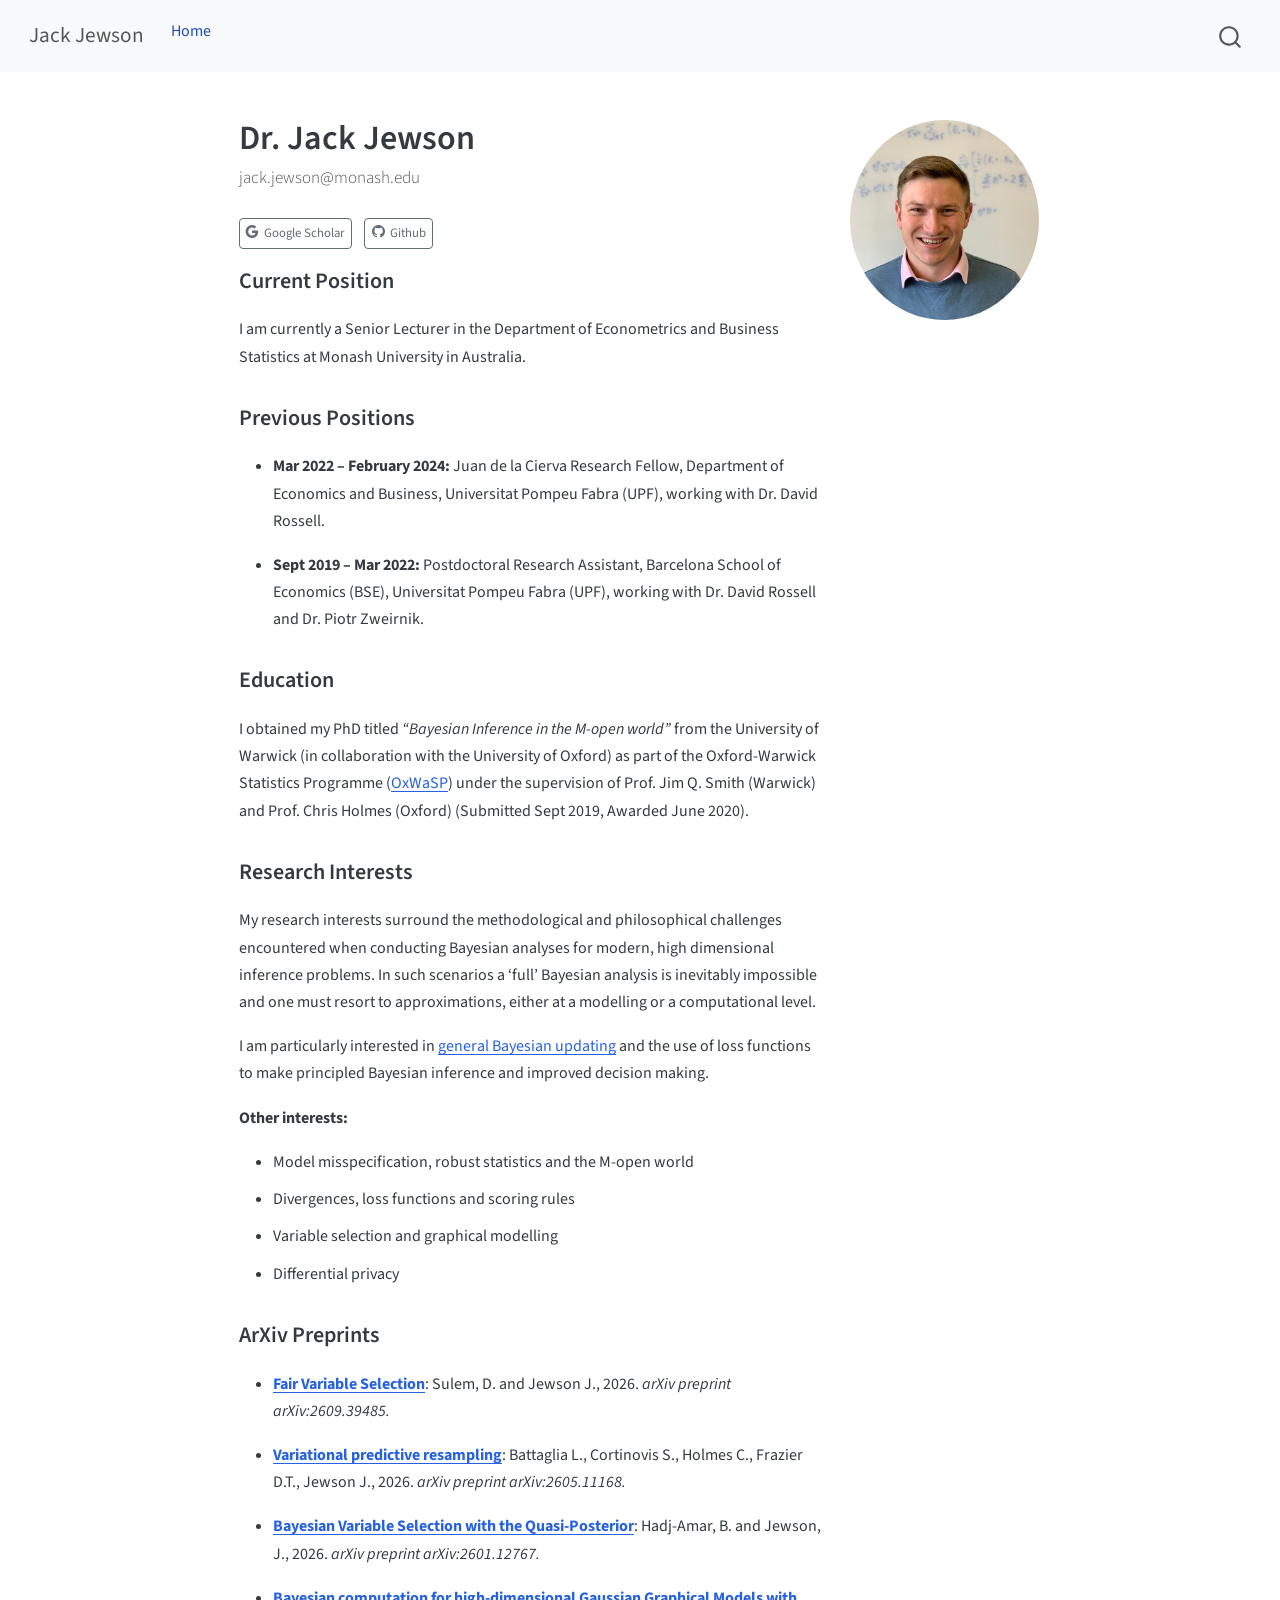
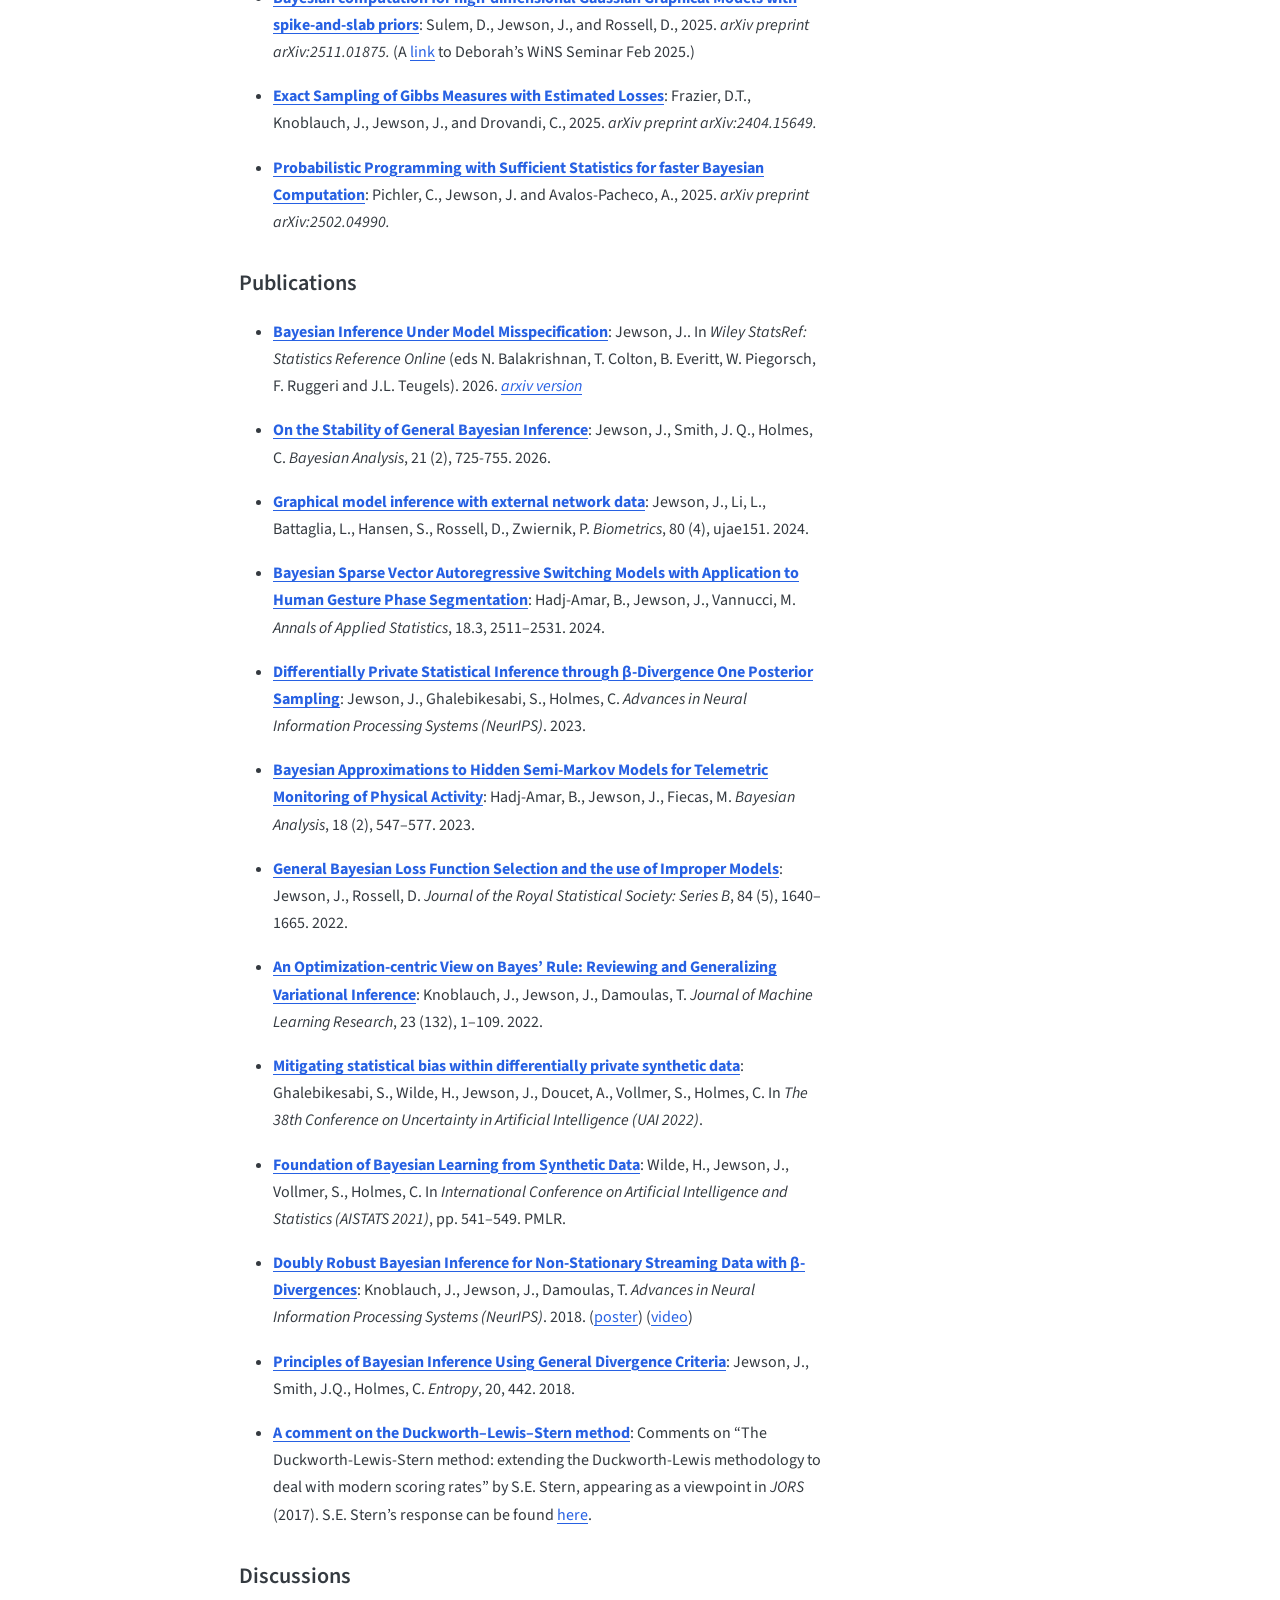
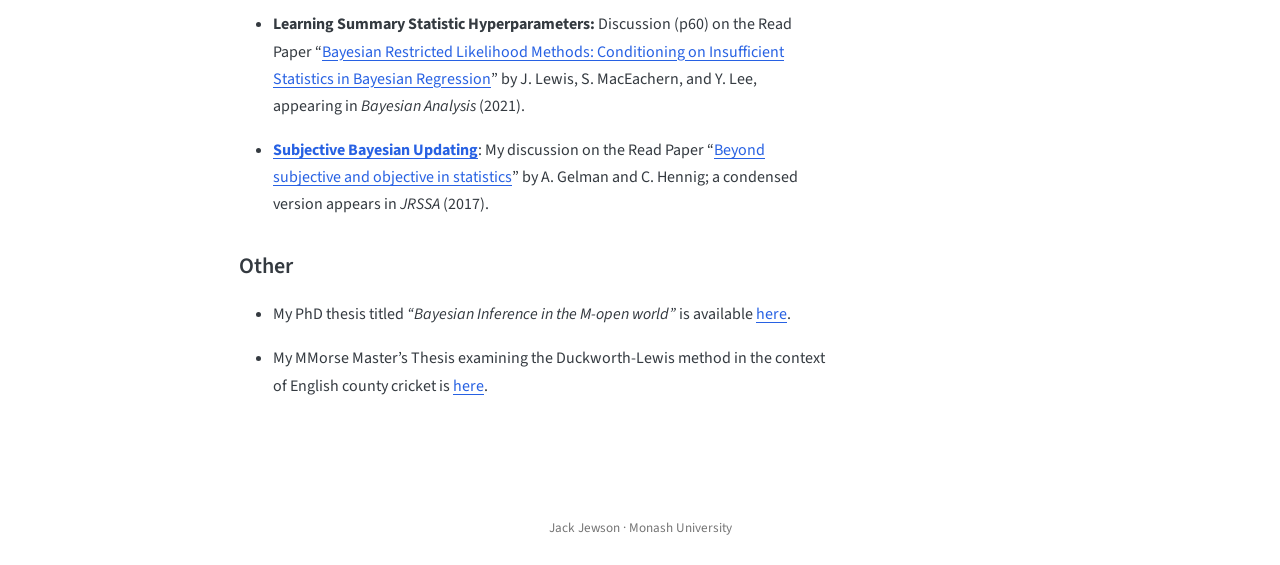
<file: index.html>
<!DOCTYPE html>
<html xmlns="http://www.w3.org/1999/xhtml" lang="en" xml:lang="en"><head>

<meta charset="utf-8">
<meta name="generator" content="quarto-1.11.9">

<meta name="viewport" content="width=device-width, initial-scale=1.0, user-scalable=yes">


<title>Dr.&nbsp;Jack Jewson – Jack Jewson</title>
<style>
/* Default styles provided by pandoc.
** See https://pandoc.org/MANUAL.html#variables-for-html for config info.
*/
span.smallcaps{font-variant: small-caps;}
div.columns{display: flex; gap: 1.5em;}
div.column{flex: auto;}
@media screen {
div.columns{gap: min(4vw, 1.5em);}
div.column{overflow-x: auto;}
}
div.hanging-indent{margin-left: 1.5em; text-indent: -1.5em;}
ul.task-list{list-style: none;}
ul.task-list li input[type="checkbox"] {
  width: 0.8em;
  margin: 0 0.8em 0.2em -1em; /* quarto-specific, see https://github.com/quarto-dev/quarto-cli/issues/4556 */ 
  vertical-align: middle;
}
</style>


<script src="site_libs/quarto-nav/quarto-nav.js"></script>
<script src="site_libs/quarto-nav/headroom.min.js"></script>
<script src="site_libs/clipboard/clipboard.min.js"></script>
<script src="site_libs/quarto-search/autocomplete.umd.js"></script>
<script src="site_libs/quarto-search/fuse.min.js"></script>
<script src="site_libs/quarto-search/quarto-search.js"></script>
<meta name="quarto:offset" content="./">
<script src="site_libs/quarto-html/quarto.js" type="module"></script>
<script src="site_libs/quarto-html/tabsets/tabsets.js" type="module"></script>
<script src="site_libs/quarto-html/scrollable-regions/scrollable-regions.js" type="module"></script>
<script src="site_libs/quarto-html/popper.min.js"></script>
<script src="site_libs/quarto-html/tippy.umd.min.js"></script>
<link href="site_libs/quarto-html/tippy.css" rel="stylesheet">
<link href="site_libs/quarto-html/quarto-syntax-highlighting-63b5708e65d6cd79cd7618c58d0c21e7.css" rel="stylesheet" id="quarto-text-highlighting-styles">
<script src="site_libs/bootstrap/bootstrap.min.js"></script>
<link href="site_libs/bootstrap/bootstrap-icons.css" rel="stylesheet">
<link href="site_libs/bootstrap/bootstrap-8d3ad9c781c51ccd60b292c95058b2c2.min.css" rel="stylesheet" append-hash="true" id="quarto-bootstrap" data-mode="light">
<script id="quarto-search-options" type="application/json">{
  "location": "navbar",
  "copy-button": false,
  "collapse-after": 3,
  "panel-placement": "end",
  "type": "overlay",
  "limit": 50,
  "keyboard-shortcut": [
    "f",
    "/",
    "s"
  ],
  "show-item-context": false,
  "language": {
    "search-no-results-text": "No results",
    "search-matching-documents-text": "matching documents",
    "search-copy-link-title": "Copy link to search",
    "search-hide-matches-text": "Hide additional matches",
    "search-more-match-text": "more match in this document",
    "search-more-matches-text": "more matches in this document",
    "search-clear-button-title": "Clear",
    "search-text-placeholder": "",
    "search-detached-cancel-button-title": "Cancel",
    "search-submit-button-title": "Submit",
    "search-label": "Search"
  }
}</script>


<link rel="stylesheet" href="styles.css">
</head>

<body class="nav-fixed fullcontent quarto-light"><a id="quarto-skip-link" class="visually-hidden-focusable" href="#quarto-document-content">Skip to main content</a>

<div id="quarto-search-results"></div>
  <header id="quarto-header" class="headroom fixed-top">
    <nav class="navbar navbar-expand-lg " data-bs-theme="dark" aria-label="Site">
      <div class="navbar-container container-fluid">
      <div class="navbar-brand-container mx-auto">
    <a class="navbar-brand" href="./index.html">
    <span class="navbar-title">Jack Jewson</span>
    </a>
  </div>
          <button class="navbar-toggler" type="button" data-bs-toggle="collapse" data-bs-target="#navbarCollapse" aria-controls="navbarCollapse" aria-expanded="false" aria-label="Toggle navigation" onclick="if (window.quartoToggleHeadroom) { window.quartoToggleHeadroom(); }">
  <span class="navbar-toggler-icon"></span>
</button>
          <div class="collapse navbar-collapse" id="navbarCollapse">
            <ul class="navbar-nav navbar-nav-scroll me-auto">
  <li class="nav-item">
    <a class="nav-link active" href="./index.html" aria-current="page"> 
<span class="menu-text">Home</span></a>
  </li>  
</ul>
          </div> <!-- /navcollapse -->
            <div class="quarto-navbar-tools">
</div>
            <div id="quarto-search" class="" title="Search"></div>
      </div> <!-- /container-fluid -->
    </nav>
</header>
<!-- content -->
<div id="quarto-content" class="quarto-container page-columns page-rows-contents page-layout-article page-navbar">
<!-- sidebar -->
<!-- margin-sidebar -->
    
<!-- main -->
<div class="quarto-about-solana column-body">
  <div class="about-entity">
    <div class="entity-contents">
      <header id="title-block-header" class="quarto-title-block default">
<div class="quarto-title">
<h1 class="title">Dr.&nbsp;Jack Jewson</h1>
<p class="subtitle lead">jack.jewson@monash.edu</p>
</div>
<div class="quarto-title-meta">
  </div>
</header> <div class="about-links">
  <a href="https://scholar.google.com/citations?user=XBlL5AQAAAAJ&amp;hl=en" class="about-link" rel="" target="">
    <i class="bi bi-google"></i>
     <span class="about-link-text">Google Scholar</span>
  </a>
  <a href="https://github.com/jejewson" class="about-link" rel="" target="">
    <i class="bi bi-github"></i>
     <span class="about-link-text">Github</span>
  </a>
</div>
      <div class="about-contents"><main class="content" id="quarto-document-content" tabindex="-1">
<!---
https://quarto.org/docs/websites/website-about.html
--->
<section id="current-position" class="level2">
<h2 data-anchor-id="current-position">Current Position</h2>
<p>I am currently a Senior Lecturer in the Department of Econometrics and Business Statistics at Monash University in Australia.</p>
</section>
<section id="previous-positions" class="level2">
<h2 data-anchor-id="previous-positions">Previous Positions</h2>
<ul>
<li><p><strong>Mar 2022 – February 2024:</strong> Juan de la Cierva Research Fellow, Department of Economics and Business, Universitat Pompeu Fabra (UPF), working with Dr.&nbsp;David Rossell.</p></li>
<li><p><strong>Sept 2019 – Mar 2022:</strong> Postdoctoral Research Assistant, Barcelona School of Economics (BSE), Universitat Pompeu Fabra (UPF), working with Dr.&nbsp;David Rossell and Dr.&nbsp;Piotr Zweirnik.</p></li>
</ul>
</section>
<section id="education" class="level2">
<h2 data-anchor-id="education">Education</h2>
<p>I obtained my PhD titled <em>“Bayesian Inference in the M-open world”</em> from the University of Warwick (in collaboration with the University of Oxford) as part of the Oxford-Warwick Statistics Programme (<a href="http://www.oxwasp-cdt.ac.uk/">OxWaSP</a>) under the supervision of Prof.&nbsp;Jim Q. Smith (Warwick) and Prof.&nbsp;Chris Holmes (Oxford) (Submitted Sept 2019, Awarded June 2020).</p>
</section>
<section id="research-interests" class="level2">
<h2 data-anchor-id="research-interests">Research Interests</h2>
<p>My research interests surround the methodological and philosophical challenges encountered when conducting Bayesian analyses for modern, high dimensional inference problems. In such scenarios a ‘full’ Bayesian analysis is inevitably impossible and one must resort to approximations, either at a modelling or a computational level.</p>
<p>I am particularly interested in <a href="https://rss.onlinelibrary.wiley.com/doi/full/10.1111/rssb.12158">general Bayesian updating</a> and the use of loss functions to make principled Bayesian inference and improved decision making.</p>
<p><strong>Other interests:</strong></p>
<ul>
<li>Model misspecification, robust statistics and the M-open world</li>
<li>Divergences, loss functions and scoring rules</li>
<li>Variable selection and graphical modelling</li>
<li>Differential privacy</li>
</ul>
</section>
<section id="arxiv-preprints" class="level2">
<h2 data-anchor-id="arxiv-preprints">ArXiv Preprints</h2>
<ul>
<li><p><a href="https://arxiv.org/abs/2609.39485"><strong>Fair Variable Selection</strong></a>: Sulem, D. and Jewson J., 2026. <em>arXiv preprint arXiv:2609.39485.</em></p></li>
<li><p><a href="https://arxiv.org/abs/2605.11168"><strong>Variational predictive resampling</strong></a>: Battaglia L., Cortinovis S., Holmes C., Frazier D.T., Jewson J., 2026. <em>arXiv preprint arXiv:2605.11168.</em></p></li>
<li><p><a href="https://arxiv.org/abs/2601.12767"><strong>Bayesian Variable Selection with the Quasi-Posterior</strong></a>: Hadj-Amar, B. and Jewson, J., 2026. <em>arXiv preprint arXiv:2601.12767.</em></p></li>
<li><p><a href="https://arxiv.org/abs/2511.01875"><strong>Bayesian computation for high-dimensional Gaussian Graphical Models with spike-and-slab priors</strong></a>: Sulem, D., Jewson, J., and Rossell, D., 2025. <em>arXiv preprint arXiv:2511.01875.</em> (A <a href="https://www.youtube.com/watch?v=1mFQ1nrYmro">link</a> to Deborah’s WiNS Seminar Feb 2025.)</p></li>
<li><p><a href="https://arxiv.org/abs/2404.15649"><strong>Exact Sampling of Gibbs Measures with Estimated Losses</strong></a>: Frazier, D.T., Knoblauch, J., Jewson, J., and Drovandi, C., 2025. <em>arXiv preprint arXiv:2404.15649.</em></p></li>
<li><p><a href="https://arxiv.org/abs/2502.04990"><strong>Probabilistic Programming with Sufficient Statistics for faster Bayesian Computation</strong></a>: Pichler, C., Jewson, J. and Avalos-Pacheco, A., 2025. <em>arXiv preprint arXiv:2502.04990.</em></p></li>
</ul>
</section>
<section id="publications" class="level2">
<h2 data-anchor-id="publications">Publications</h2>
<ul>
<li><p><a href="https://onlinelibrary.wiley.com/doi/10.1002/9781118445112.stat08674"><strong>Bayesian Inference Under Model Misspecification</strong></a>: Jewson, J.. In <em>Wiley StatsRef: Statistics Reference Online</em> (eds N. Balakrishnan, T. Colton, B. Everitt, W. Piegorsch, F. Ruggeri and J.L. Teugels). 2026. <a href="https://arxiv.org/abs/2610.11173"><em>arxiv version</em></a></p></li>
<li><p><a href="https://projecteuclid.org/journals/bayesian-analysis/volume--1/issue--1/On-the-Stability-of-General-Bayesian-Inference/10.1214/24-BA1502.full"><strong>On the Stability of General Bayesian Inference</strong></a>: Jewson, J., Smith, J. Q., Holmes, C. <em>Bayesian Analysis</em>, 21 (2), 725-755. 2026.</p></li>
<li><p><a href="https://academic.oup.com/biometrics/article/80/4/ujae151/7925443"><strong>Graphical model inference with external network data</strong></a>: Jewson, J., Li, L., Battaglia, L., Hansen, S., Rossell, D., Zwiernik, P. <em>Biometrics</em>, 80 (4), ujae151. 2024.</p></li>
<li><p><a href="https://arxiv.org/abs/2302.05347"><strong>Bayesian Sparse Vector Autoregressive Switching Models with Application to Human Gesture Phase Segmentation</strong></a>: Hadj-Amar, B., Jewson, J., Vannucci, M. <em>Annals of Applied Statistics</em>, 18.3, 2511–2531. 2024.</p></li>
<li><p><a href="https://proceedings.neurips.cc/paper_files/paper/2023/hash/f3024ea88cec9f45a411cf4d51ab649c-Abstract-Conference.html"><strong>Differentially Private Statistical Inference through β-Divergence One Posterior Sampling</strong></a>: Jewson, J., Ghalebikesabi, S., Holmes, C. <em>Advances in Neural Information Processing Systems (NeurIPS)</em>. 2023.</p></li>
<li><p><a href="https://projecteuclid.org/journals/bayesian-analysis/advance-publication/Bayesian-Approximations-to-Hidden-Semi-Markov-Models-for-Telemetric-Monitoring/10.1214/22-BA1318.full"><strong>Bayesian Approximations to Hidden Semi-Markov Models for Telemetric Monitoring of Physical Activity</strong></a>: Hadj-Amar, B., Jewson, J., Fiecas, M. <em>Bayesian Analysis</em>, 18 (2), 547–577. 2023.</p></li>
<li><p><a href="https://rss.onlinelibrary.wiley.com/doi/10.1111/rssb.12553"><strong>General Bayesian Loss Function Selection and the use of Improper Models</strong></a>: Jewson, J., Rossell, D. <em>Journal of the Royal Statistical Society: Series B</em>, 84 (5), 1640–1665. 2022.</p></li>
<li><p><a href="https://jmlr.org/papers/v23/19-1047.html"><strong>An Optimization-centric View on Bayes’ Rule: Reviewing and Generalizing Variational Inference</strong></a>: Knoblauch, J., Jewson, J., Damoulas, T. <em>Journal of Machine Learning Research</em>, 23 (132), 1–109. 2022.</p></li>
<li><p><a href="https://proceedings.mlr.press/v180/ghalebikesabi22a"><strong>Mitigating statistical bias within differentially private synthetic data</strong></a>: Ghalebikesabi, S., Wilde, H., Jewson, J., Doucet, A., Vollmer, S., Holmes, C. In <em>The 38th Conference on Uncertainty in Artificial Intelligence (UAI 2022)</em>.</p></li>
<li><p><a href="http://proceedings.mlr.press/v130/wilde21a"><strong>Foundation of Bayesian Learning from Synthetic Data</strong></a>: Wilde, H., Jewson, J., Vollmer, S., Holmes, C. In <em>International Conference on Artificial Intelligence and Statistics (AISTATS 2021)</em>, pp.&nbsp;541–549. PMLR.</p></li>
<li><p><a href="https://papers.nips.cc/paper/7292-doubly-robust-bayesian-inference-for-non-stationary-streaming-data-with-beta-divergences"><strong>Doubly Robust Bayesian Inference for Non-Stationary Streaming Data with β-Divergences</strong></a>: Knoblauch, J., Jewson, J., Damoulas, T. <em>Advances in Neural Information Processing Systems (NeurIPS)</em>. 2018. (<a href="https://drive.google.com/file/d/1rgm6J20c1-iroBqrQ_fHDhE1aBkLAJ0s/view?usp=sharing">poster</a>) (<a href="https://www.youtube.com/watch?v=V_UeSXPFRbo">video</a>)</p></li>
<li><p><a href="http://www.mdpi.com/1099-4300/20/6/442"><strong>Principles of Bayesian Inference Using General Divergence Criteria</strong></a>: Jewson, J., Smith, J.Q., Holmes, C. <em>Entropy</em>, 20, 442. 2018.</p></li>
<li><p><a href="https://link.springer.com/article/10.1057/s41274-017-0281-9"><strong>A comment on the Duckworth–Lewis–Stern method</strong></a>: Comments on “The Duckworth-Lewis-Stern method: extending the Duckworth-Lewis methodology to deal with modern scoring rates” by S.E. Stern, appearing as a viewpoint in <em>JORS</em> (2017). S.E. Stern’s response can be found <a href="https://link.springer.com/article/10.1057/s41274-017-0282-8">here</a>.</p></li>
</ul>
</section>
<section id="discussions" class="level2">
<h2 data-anchor-id="discussions">Discussions</h2>
<ul>
<li><p><strong>Learning Summary Statistic Hyperparameters:</strong> Discussion (p60) on the Read Paper “<a href="https://projecteuclid.org/journals/bayesian-analysis/advance-publication/Bayesian-Restricted-Likelihood-Methods--Conditioning-on-Insufficient-Statistics-in/10.1214/21-BA1257.full?tab=ArticleLink">Bayesian Restricted Likelihood Methods: Conditioning on Insufficient Statistics in Bayesian Regression</a>” by J. Lewis, S. MacEachern, and Y. Lee, appearing in <em>Bayesian Analysis</em> (2021).</p></li>
<li><p><a href="https://arxiv.org/abs/1705.03727"><strong>Subjective Bayesian Updating</strong></a>: My discussion on the Read Paper “<a href="https://rss.onlinelibrary.wiley.com/doi/full/10.1111/rssa.12276">Beyond subjective and objective in statistics</a>” by A. Gelman and C. Hennig; a condensed version appears in <em>JRSSA</em> (2017).</p></li>
</ul>
</section>
<section id="other" class="level2">
<h2 data-anchor-id="other">Other</h2>
<ul>
<li><p>My PhD thesis titled <em>“Bayesian Inference in the M-open world”</em> is available <a href="http://wrap.warwick.ac.uk/147853/1/WRAP_Theses_Jewson_2019.pdf">here</a>.</p></li>
<li><p>My MMorse Master’s Thesis examining the Duckworth-Lewis method in the context of English county cricket is <a href="https://drive.google.com/file/d/1wEMv0fk7VP3p_FA_AgG6fr95nwToQrgm/view?usp=sharing">here</a>.</p></li>
</ul>


</section>
</main></div>
    </div>
    <img src="JackJewsonAcademic_cropped_resized.jpg" class="about-image
  round " style="height: 200px; width: 200px;">
  </div>
</div>
 <!-- /main -->
<script id="quarto-html-after-body" type="application/javascript">
  window.document.addEventListener("DOMContentLoaded", function (event) {
    const isCodeAnnotation = (el) => {
      for (const clz of el.classList) {
        if (clz.startsWith('code-annotation-')) {                     
          return true;
        }
      }
      return false;
    }
    const onCopySuccess = function(e) {
      // button target
      const button = e.trigger;
      // don't keep focus
      button.blur();
      // flash "checked"
      button.classList.add('code-copy-button-checked');
      var currentTitle = button.getAttribute("title");
      button.setAttribute("title", "Copied!");
      let tooltip;
      if (window.bootstrap) {
        button.setAttribute("data-bs-toggle", "tooltip");
        button.setAttribute("data-bs-placement", "left");
        button.setAttribute("data-bs-title", "Copied!");
        tooltip = new bootstrap.Tooltip(button, 
          { trigger: "manual", 
            customClass: "code-copy-button-tooltip",
            offset: [0, -8]});
        tooltip.show();    
      }
      setTimeout(function() {
        if (tooltip) {
          tooltip.hide();
          button.removeAttribute("data-bs-title");
          button.removeAttribute("data-bs-toggle");
          button.removeAttribute("data-bs-placement");
        }
        button.setAttribute("title", currentTitle);
        button.classList.remove('code-copy-button-checked');
      }, 1000);
      // clear code selection
      e.clearSelection();
    }
    const getTextToCopy = function(trigger) {
      const outerScaffold = trigger.parentElement.cloneNode(true);
      const codeEl = outerScaffold.querySelector('code');
      for (const childEl of codeEl.children) {
        if (isCodeAnnotation(childEl)) {
          childEl.remove();
        }
      }
      return codeEl.innerText;
    }
    const clipboard = new window.ClipboardJS('.code-copy-button:not([data-in-quarto-modal])', {
      text: getTextToCopy
    });
    clipboard.on('success', onCopySuccess);
    if (window.document.getElementById('quarto-embedded-source-code-modal')) {
      const clipboardModal = new window.ClipboardJS('.code-copy-button[data-in-quarto-modal]', {
        text: getTextToCopy,
        container: window.document.getElementById('quarto-embedded-source-code-modal')
      });
      clipboardModal.on('success', onCopySuccess);
    }
      var localhostRegex = new RegExp(/^(?:http|https):\/\/localhost\:?[0-9]*\//);
      var mailtoRegex = new RegExp(/^mailto:/);
        var filterRegex = new RegExp('/' + window.location.host + '/');
      var isInternal = (href) => {
          return filterRegex.test(href) || localhostRegex.test(href) || mailtoRegex.test(href);
      }
      // Inspect non-navigation links and adorn them if external
      window.quartoDecorateExternalLinks = function (root) {
     var links = (root || window.document).querySelectorAll('a[href]:not(.nav-link):not(.navbar-brand):not(.toc-action):not(.sidebar-link):not(.sidebar-item-toggle):not(.pagination-link):not(.no-external):not([aria-hidden]):not(.dropdown-item):not(.quarto-navigation-tool):not(.about-link)');
      for (var i=0; i<links.length; i++) {
        const link = links[i];
        if (!isInternal(link.href)) {
          // undo the damage that might have been done by quarto-nav.js in the case of
          // links that we want to consider external
          if (link.dataset.originalHref !== undefined) {
            link.href = link.dataset.originalHref;
          }
          if (!link.classList.contains('no-external-icon')) {
          }
        }
      }
      };
      window.quartoDecorateExternalLinks(window.document);
    // Esc closes the popup (WCAG 1.4.13) and focus leaving both trigger and
    // popup closes it (WCAG 2.4.11); tippy handles neither for interactive popups.
    const hideOnEscAndFocusOut = {
      name: 'hideOnEscAndFocusOut',
      defaultValue: true,
      fn(instance) {
        const dismiss = () => {
          // A show scheduled by the trigger delay would otherwise reopen it
          instance.clearDelayTimeouts();
          instance.hide();
        };
        const onKeyDown = (event) => {
          if (event.key !== 'Escape') {
            return;
          }
          // Keep Esc from also reaching page handlers (e.g. reveal.js overview),
          // except an open reveal.js slide menu, which Esc should close too.
          // The menu handles keys only when its keyboard option is on.
          const menuHandlesEsc = window.Reveal?.getPlugin?.('menu')?.isOpen() &&
            window.Reveal.getConfig().menu?.keyboard !== false;
          if (!menuHandlesEsc) {
            event.stopPropagation();
          }
          if (instance.popper.contains(window.document.activeElement)) {
            // Disabled while refocusing so the focus trigger does not reopen it
            instance.disable();
            instance.reference.focus();
            instance.enable();
          }
          dismiss();
        };
        const onFocusOut = (event) => {
          const target = event.relatedTarget;
          if (target && !instance.reference.contains(target) &&
              !instance.popper.contains(target)) {
            dismiss();
          }
        };
        // On the trigger too: a click trigger (code-annotations: select) has no
        // blur handling. Attached for the instance's lifetime so leaving the
        // trigger also cancels a show still pending on the trigger delay.
        instance.reference.addEventListener('focusout', onFocusOut);
        return {
          onShow() {
            window.document.addEventListener('keydown', onKeyDown, true);
            instance.popper.addEventListener('focusout', onFocusOut);
          },
          onHide() {
            window.document.removeEventListener('keydown', onKeyDown, true);
            instance.popper.removeEventListener('focusout', onFocusOut);
          },
          onDestroy() {
            instance.reference.removeEventListener('focusout', onFocusOut);
          },
        };
      },
    };
    function tippyHover(el, contentFn, onTriggerFn, onUntriggerFn) {
      const config = {
        allowHTML: true,
        maxWidth: 500,
        delay: 100,
        arrow: false,
        appendTo: function(el) {
            return el.parentElement;
        },
        interactive: true,
        interactiveBorder: 10,
        theme: 'quarto',
        placement: 'bottom-start',
        plugins: [hideOnEscAndFocusOut],
      };
      if (contentFn) {
        config.content = contentFn;
      }
      if (onTriggerFn) {
        config.onTrigger = onTriggerFn;
      }
      if (onUntriggerFn) {
        config.onUntrigger = onUntriggerFn;
      }
      window.tippy(el, config); 
    }
    const noterefs = window.document.querySelectorAll('a[role="doc-noteref"]');
    for (var i=0; i<noterefs.length; i++) {
      const ref = noterefs[i];
      tippyHover(ref, function() {
        // use id or data attribute instead here
        let href = ref.getAttribute('data-footnote-href') || ref.getAttribute('href');
        try { href = new URL(href).hash; } catch {}
        const id = href.replace(/^#\/?/, "");
        const note = window.document.getElementById(id);
        if (note) {
          return note.innerHTML;
        } else {
          return "";
        }
      });
    }
    const xrefs = window.document.querySelectorAll('a.quarto-xref');
    const processXRef = (id, note) => {
      // Strip column container classes
      const stripColumnClz = (el) => {
        el.classList.remove("page-full", "page-columns");
        if (el.children) {
          for (const child of el.children) {
            stripColumnClz(child);
          }
        }
      }
      stripColumnClz(note)
      if (id === null || id.startsWith('sec-')) {
        // Special case sections, only their first couple elements
        const container = document.createElement("div");
        if (note.children && note.children.length > 2) {
          container.appendChild(note.children[0].cloneNode(true));
          for (let i = 1; i < note.children.length; i++) {
            const child = note.children[i];
            if (child.tagName === "P" && child.innerText === "") {
              continue;
            } else {
              container.appendChild(child.cloneNode(true));
              break;
            }
          }
          if (window.Quarto?.typesetMath) {
            window.Quarto.typesetMath(container);
          }
          return container.innerHTML
        } else {
          if (window.Quarto?.typesetMath) {
            window.Quarto.typesetMath(note);
          }
          return note.innerHTML;
        }
      } else {
        // Remove any anchor links if they are present
        const anchorLink = note.querySelector('a.anchorjs-link');
        if (anchorLink) {
          anchorLink.remove();
        }
        if (window.Quarto?.typesetMath) {
          window.Quarto.typesetMath(note);
        }
        if (note.classList.contains("callout")) {
          return note.outerHTML;
        } else {
          return note.innerHTML;
        }
      }
    }
    for (var i=0; i<xrefs.length; i++) {
      const xref = xrefs[i];
      tippyHover(xref, undefined, function(instance) {
        instance.disable();
        let url = xref.getAttribute('href');
        let hash = undefined; 
        if (url.startsWith('#')) {
          hash = url;
        } else {
          try { hash = new URL(url).hash; } catch {}
        }
        if (hash) {
          const id = hash.replace(/^#\/?/, "");
          const note = window.document.getElementById(id);
          if (note !== null) {
            try {
              const html = processXRef(id, note.cloneNode(true));
              instance.setContent(html);
            } finally {
              instance.enable();
              instance.show();
            }
          } else {
            // See if we can fetch this
            fetch(url.split('#')[0])
            .then(res => res.text())
            .then(html => {
              const parser = new DOMParser();
              const htmlDoc = parser.parseFromString(html, "text/html");
              const note = htmlDoc.getElementById(id);
              if (note !== null) {
                const html = processXRef(id, note);
                instance.setContent(html);
              } 
            }).finally(() => {
              instance.enable();
              instance.show();
            });
          }
        } else {
          // See if we can fetch a full url (with no hash to target)
          // This is a special case and we should probably do some content thinning / targeting
          fetch(url)
          .then(res => res.text())
          .then(html => {
            const parser = new DOMParser();
            const htmlDoc = parser.parseFromString(html, "text/html");
            const note = htmlDoc.querySelector('main.content');
            if (note !== null) {
              // This should only happen for chapter cross references
              // (since there is no id in the URL)
              // remove the first header
              if (note.children.length > 0 && note.children[0].tagName === "HEADER") {
                note.children[0].remove();
              }
              const html = processXRef(null, note);
              instance.setContent(html);
            } 
          }).finally(() => {
            instance.enable();
            instance.show();
          });
        }
      }, function(instance) {
      });
    }
        let selectedAnnoteEl;
        const selectorForAnnotation = ( cell, annotation) => {
          let cellAttr = 'data-code-cell="' + cell + '"';
          let lineAttr = 'data-code-annotation="' +  annotation + '"';
          const selector = 'span[' + cellAttr + '][' + lineAttr + ']';
          return selector;
        }
        const selectCodeLines = (annoteEl) => {
          const doc = window.document;
          const targetCell = annoteEl.getAttribute("data-target-cell");
          const targetAnnotation = annoteEl.getAttribute("data-target-annotation");
          const annoteSpan = window.document.querySelector(selectorForAnnotation(targetCell, targetAnnotation));
          const lines = annoteSpan.getAttribute("data-code-lines").split(",");
          const lineIds = lines.map((line) => {
            return targetCell + "-" + line;
          })
          // Each band is positioned against its own containing block, which is
          // not the offsetParent of the lines, so place it from client rects.
          const placeBand = (band, firstEl, lastEl, codeBlock) => {
            const container = band.offsetParent;
            if (container === null) {
              return;
            }
            const containerRect = container.getBoundingClientRect();
            // Reveal.js scales slides with a transform, so convert client
            // pixels back to the CSS pixels of the container.
            const scale = containerRect.height / container.offsetHeight || 1;
            const firstRect = firstEl.getBoundingClientRect();
            const lastRect = lastEl.getBoundingClientRect();
            const top = (firstRect.top - containerRect.top) / scale - container.clientTop + container.scrollTop;
            const height = (lastRect.bottom - firstRect.top) / scale;
            band.style.top = top - 2 + "px";
            band.style.height = height + 4 + "px";
            if (codeBlock) {
              // Without the copy button wrapper, the containing block is wider
              // than the code block, so span the code block explicitly.
              const blockRect = codeBlock.getBoundingClientRect();
              band.style.left = (blockRect.left - containerRect.left) / scale - container.clientLeft + container.scrollLeft + "px";
              band.style.width = blockRect.width / scale + "px";
            }
          };
          if (lineIds.length > 0) {
            const el = window.document.getElementById(lineIds[0]);
            const lastEl = window.document.getElementById(lineIds[lineIds.length - 1]);
            const parent = el.parentElement.parentElement;
            // cook up a div (if necessary) and position it
            let div = window.document.getElementById("code-annotation-line-highlight");
            if (div === null) {
              div = window.document.createElement("div");
              div.setAttribute("id", "code-annotation-line-highlight");
              div.style.position = 'absolute';
              parent.appendChild(div);
            }
            placeBand(div, el, lastEl, parent.closest("div.sourceCode") || parent);
            let gutterDiv = window.document.getElementById("code-annotation-line-highlight-gutter");
            if (gutterDiv === null) {
              gutterDiv = window.document.createElement("div");
              gutterDiv.setAttribute("id", "code-annotation-line-highlight-gutter");
              gutterDiv.style.position = 'absolute';
              const codeCell = window.document.getElementById(targetCell);
              const gutter = codeCell.querySelector('.code-annotation-gutter');
              gutter.appendChild(gutterDiv);
            }
            placeBand(gutterDiv, el, lastEl);
            selectedAnnoteEl = annoteEl;
          }
        };
        const unselectCodeLines = () => {
          const elementsIds = ["code-annotation-line-highlight", "code-annotation-line-highlight-gutter"];
          elementsIds.forEach((elId) => {
            const div = window.document.getElementById(elId);
            if (div) {
              div.remove();
            }
          });
          selectedAnnoteEl = undefined;
        };
          // Handle positioning of the toggle
      window.addEventListener(
        "resize",
        throttle(() => {
          elRect = undefined;
          if (selectedAnnoteEl) {
            selectCodeLines(selectedAnnoteEl);
          }
        }, 10)
      );
      function throttle(fn, ms) {
      let throttle = false;
      let timer;
        return (...args) => {
          if(!throttle) { // first call gets through
              fn.apply(this, args);
              throttle = true;
          } else { // all the others get throttled
              if(timer) clearTimeout(timer); // cancel #2
              timer = setTimeout(() => {
                fn.apply(this, args);
                timer = throttle = false;
              }, ms);
          }
        };
      }
        // Attach click handler to the DT
        const annoteDls = window.document.querySelectorAll('dt[data-target-cell]');
        for (const annoteDlNode of annoteDls) {
          annoteDlNode.addEventListener('click', (event) => {
            const clickedEl = event.target;
            if (clickedEl !== selectedAnnoteEl) {
              unselectCodeLines();
              const activeEl = window.document.querySelector('dt[data-target-cell].code-annotation-active');
              if (activeEl) {
                activeEl.classList.remove('code-annotation-active');
              }
              selectCodeLines(clickedEl);
              clickedEl.classList.add('code-annotation-active');
            } else {
              // Unselect the line
              unselectCodeLines();
              clickedEl.classList.remove('code-annotation-active');
            }
          });
        }
    const findCites = (el) => {
      const parentEl = el.parentElement;
      if (parentEl) {
        const cites = parentEl.dataset.cites;
        if (cites) {
          return {
            el,
            cites: cites.split(' ')
          };
        } else {
          return findCites(el.parentElement)
        }
      } else {
        return undefined;
      }
    };
    var bibliorefs = window.document.querySelectorAll('a[role="doc-biblioref"]');
    for (var i=0; i<bibliorefs.length; i++) {
      const ref = bibliorefs[i];
      const citeInfo = findCites(ref);
      if (citeInfo) {
        tippyHover(citeInfo.el, function() {
          var popup = window.document.createElement('div');
          citeInfo.cites.forEach(function(cite) {
            var citeDiv = window.document.createElement('div');
            citeDiv.classList.add('hanging-indent');
            citeDiv.classList.add('csl-entry');
            var biblioDiv = window.document.getElementById('ref-' + cite);
            if (biblioDiv) {
              citeDiv.innerHTML = biblioDiv.innerHTML;
            }
            popup.appendChild(citeDiv);
          });
          return popup.innerHTML;
        });
      }
    }
  });
  </script>
  <script type="application/javascript">
  window.quartoScrollableRegionsLabels = {"code":"Scrollable code","output":"Scrollable output"};
  </script>
</div> <!-- /content -->
<footer class="footer">
  <div class="nav-footer">
    <div class="nav-footer-left">
      &nbsp;
    </div>   
    <div class="nav-footer-center">
<p>Jack Jewson · Monash University</p>
</div>
    <div class="nav-footer-right">
      &nbsp;
    </div>
  </div>
</footer>




</body></html>
</file>
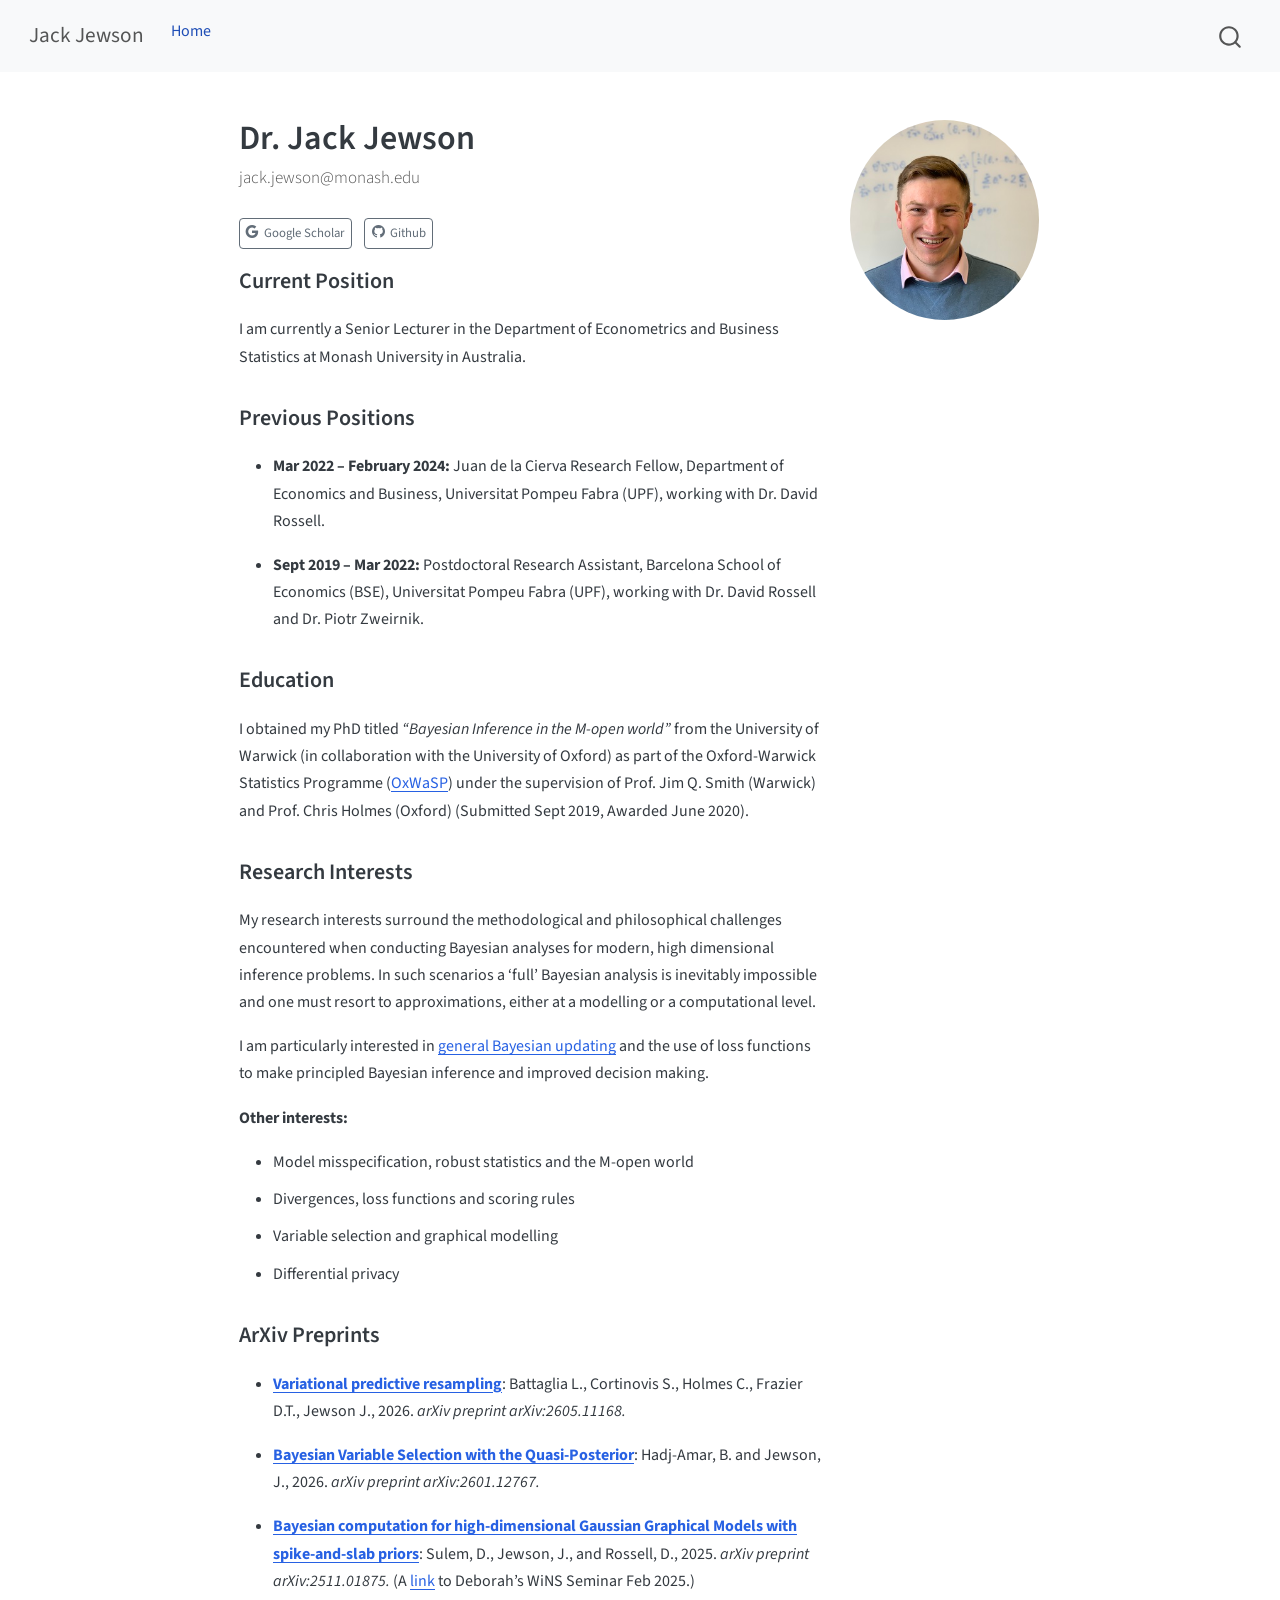
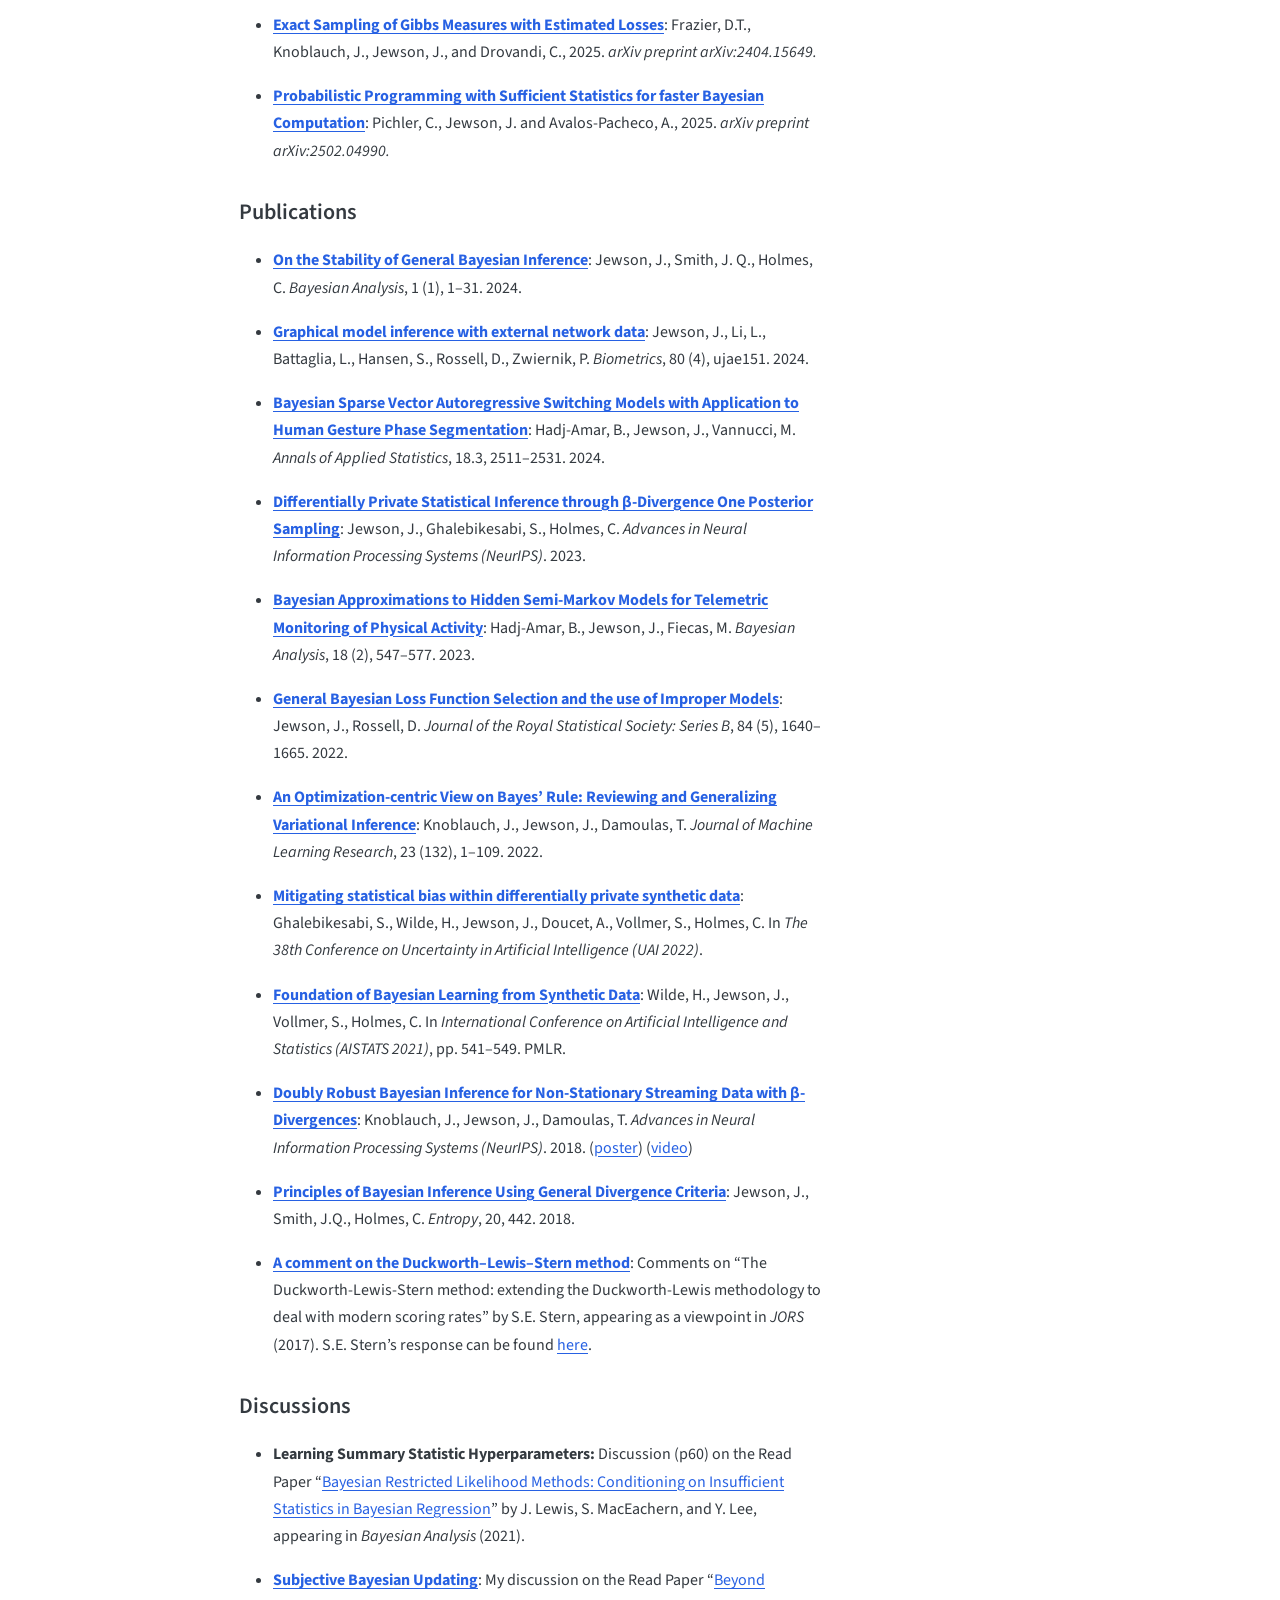
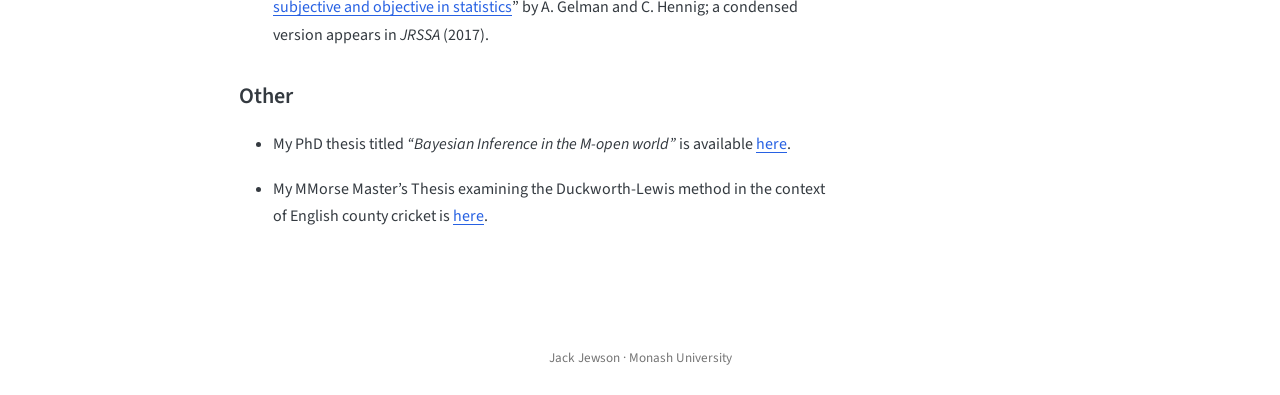
<file: docs/index.html>
<!DOCTYPE html>
<html xmlns="http://www.w3.org/1999/xhtml" lang="en" xml:lang="en"><head>

<meta charset="utf-8">
<meta name="generator" content="quarto-1.6.42">

<meta name="viewport" content="width=device-width, initial-scale=1.0, user-scalable=yes">


<title>Dr.&nbsp;Jack Jewson – Jack Jewson</title>
<style>
code{white-space: pre-wrap;}
span.smallcaps{font-variant: small-caps;}
div.columns{display: flex; gap: min(4vw, 1.5em);}
div.column{flex: auto; overflow-x: auto;}
div.hanging-indent{margin-left: 1.5em; text-indent: -1.5em;}
ul.task-list{list-style: none;}
ul.task-list li input[type="checkbox"] {
  width: 0.8em;
  margin: 0 0.8em 0.2em -1em; /* quarto-specific, see https://github.com/quarto-dev/quarto-cli/issues/4556 */ 
  vertical-align: middle;
}
</style>


<script src="site_libs/quarto-nav/quarto-nav.js"></script>
<script src="site_libs/quarto-nav/headroom.min.js"></script>
<script src="site_libs/clipboard/clipboard.min.js"></script>
<script src="site_libs/quarto-search/autocomplete.umd.js"></script>
<script src="site_libs/quarto-search/fuse.min.js"></script>
<script src="site_libs/quarto-search/quarto-search.js"></script>
<meta name="quarto:offset" content="./">
<script src="site_libs/quarto-html/quarto.js"></script>
<script src="site_libs/quarto-html/popper.min.js"></script>
<script src="site_libs/quarto-html/tippy.umd.min.js"></script>
<link href="site_libs/quarto-html/tippy.css" rel="stylesheet">
<link href="site_libs/quarto-html/quarto-syntax-highlighting-2f5df379a58b258e96c21c0638c20c03.css" rel="stylesheet" id="quarto-text-highlighting-styles">
<script src="site_libs/bootstrap/bootstrap.min.js"></script>
<link href="site_libs/bootstrap/bootstrap-icons.css" rel="stylesheet">
<link href="site_libs/bootstrap/bootstrap-ddd961a2510921635943dfbbd19534c4.min.css" rel="stylesheet" append-hash="true" id="quarto-bootstrap" data-mode="light">
<script id="quarto-search-options" type="application/json">{
  "location": "navbar",
  "copy-button": false,
  "collapse-after": 3,
  "panel-placement": "end",
  "type": "overlay",
  "limit": 50,
  "keyboard-shortcut": [
    "f",
    "/",
    "s"
  ],
  "show-item-context": false,
  "language": {
    "search-no-results-text": "No results",
    "search-matching-documents-text": "matching documents",
    "search-copy-link-title": "Copy link to search",
    "search-hide-matches-text": "Hide additional matches",
    "search-more-match-text": "more match in this document",
    "search-more-matches-text": "more matches in this document",
    "search-clear-button-title": "Clear",
    "search-text-placeholder": "",
    "search-detached-cancel-button-title": "Cancel",
    "search-submit-button-title": "Submit",
    "search-label": "Search"
  }
}</script>


<link rel="stylesheet" href="styles.css">
</head>

<body class="nav-fixed fullcontent">

<div id="quarto-search-results"></div>
  <header id="quarto-header" class="headroom fixed-top">
    <nav class="navbar navbar-expand-lg " data-bs-theme="dark">
      <div class="navbar-container container-fluid">
      <div class="navbar-brand-container mx-auto">
    <a class="navbar-brand" href="./index.html">
    <span class="navbar-title">Jack Jewson</span>
    </a>
  </div>
            <div id="quarto-search" class="" title="Search"></div>
          <button class="navbar-toggler" type="button" data-bs-toggle="collapse" data-bs-target="#navbarCollapse" aria-controls="navbarCollapse" role="menu" aria-expanded="false" aria-label="Toggle navigation" onclick="if (window.quartoToggleHeadroom) { window.quartoToggleHeadroom(); }">
  <span class="navbar-toggler-icon"></span>
</button>
          <div class="collapse navbar-collapse" id="navbarCollapse">
            <ul class="navbar-nav navbar-nav-scroll me-auto">
  <li class="nav-item">
    <a class="nav-link active" href="./index.html" aria-current="page"> 
<span class="menu-text">Home</span></a>
  </li>  
</ul>
          </div> <!-- /navcollapse -->
            <div class="quarto-navbar-tools">
</div>
      </div> <!-- /container-fluid -->
    </nav>
</header>
<!-- content -->
<div id="quarto-content" class="quarto-container page-columns page-rows-contents page-layout-article page-navbar">
<!-- sidebar -->
<!-- margin-sidebar -->
    
<!-- main -->
<div class="quarto-about-solana column-body">
  <div class="about-entity">
    <div class="entity-contents">
      <header id="title-block-header" class="quarto-title-block default">
<div class="quarto-title">
<h1 class="title">Dr.&nbsp;Jack Jewson</h1>
<p class="subtitle lead">jack.jewson@monash.edu</p>
</div>
<div class="quarto-title-meta">
  </div>
</header> <div class="about-links">
  <a href="https://scholar.google.com/citations?user=XBlL5AQAAAAJ&amp;hl=en" class="about-link" rel="" target="">
    <i class="bi bi-google"></i>
     <span class="about-link-text">Google Scholar</span>
  </a>
  <a href="https://github.com/jejewson" class="about-link" rel="" target="">
    <i class="bi bi-github"></i>
     <span class="about-link-text">Github</span>
  </a>
</div>
      <div class="about-contents"><main class="content" id="quarto-document-content">
<!---
https://quarto.org/docs/websites/website-about.html
--->
<section id="current-position" class="level2">
<h2 data-anchor-id="current-position">Current Position</h2>
<p>I am currently a Senior Lecturer in the Department of Econometrics and Business Statistics at Monash University in Australia.</p>
</section>
<section id="previous-positions" class="level2">
<h2 data-anchor-id="previous-positions">Previous Positions</h2>
<ul>
<li><p><strong>Mar 2022 – February 2024:</strong> Juan de la Cierva Research Fellow, Department of Economics and Business, Universitat Pompeu Fabra (UPF), working with Dr.&nbsp;David Rossell.</p></li>
<li><p><strong>Sept 2019 – Mar 2022:</strong> Postdoctoral Research Assistant, Barcelona School of Economics (BSE), Universitat Pompeu Fabra (UPF), working with Dr.&nbsp;David Rossell and Dr.&nbsp;Piotr Zweirnik.</p></li>
</ul>
</section>
<section id="education" class="level2">
<h2 data-anchor-id="education">Education</h2>
<p>I obtained my PhD titled <em>“Bayesian Inference in the M-open world”</em> from the University of Warwick (in collaboration with the University of Oxford) as part of the Oxford-Warwick Statistics Programme (<a href="http://www.oxwasp-cdt.ac.uk/">OxWaSP</a>) under the supervision of Prof.&nbsp;Jim Q. Smith (Warwick) and Prof.&nbsp;Chris Holmes (Oxford) (Submitted Sept 2019, Awarded June 2020).</p>
</section>
<section id="research-interests" class="level2">
<h2 data-anchor-id="research-interests">Research Interests</h2>
<p>My research interests surround the methodological and philosophical challenges encountered when conducting Bayesian analyses for modern, high dimensional inference problems. In such scenarios a ‘full’ Bayesian analysis is inevitably impossible and one must resort to approximations, either at a modelling or a computational level.</p>
<p>I am particularly interested in <a href="https://rss.onlinelibrary.wiley.com/doi/full/10.1111/rssb.12158">general Bayesian updating</a> and the use of loss functions to make principled Bayesian inference and improved decision making.</p>
<p><strong>Other interests:</strong></p>
<ul>
<li>Model misspecification, robust statistics and the M-open world</li>
<li>Divergences, loss functions and scoring rules</li>
<li>Variable selection and graphical modelling</li>
<li>Differential privacy</li>
</ul>
</section>
<section id="arxiv-preprints" class="level2">
<h2 data-anchor-id="arxiv-preprints">ArXiv Preprints</h2>
<ul>
<li><p><a href="https://arxiv.org/abs/2605.11168"><strong>Variational predictive resampling</strong></a>: Battaglia L., Cortinovis S., Holmes C., Frazier D.T., Jewson J., 2026. <em>arXiv preprint arXiv:2605.11168.</em></p></li>
<li><p><a href="https://arxiv.org/abs/2601.12767"><strong>Bayesian Variable Selection with the Quasi-Posterior</strong></a>: Hadj-Amar, B. and Jewson, J., 2026. <em>arXiv preprint arXiv:2601.12767.</em></p></li>
<li><p><a href="https://arxiv.org/abs/2511.01875"><strong>Bayesian computation for high-dimensional Gaussian Graphical Models with spike-and-slab priors</strong></a>: Sulem, D., Jewson, J., and Rossell, D., 2025. <em>arXiv preprint arXiv:2511.01875.</em> (A <a href="https://www.youtube.com/watch?v=1mFQ1nrYmro">link</a> to Deborah’s WiNS Seminar Feb 2025.)</p></li>
<li><p><a href="https://arxiv.org/abs/2404.15649"><strong>Exact Sampling of Gibbs Measures with Estimated Losses</strong></a>: Frazier, D.T., Knoblauch, J., Jewson, J., and Drovandi, C., 2025. <em>arXiv preprint arXiv:2404.15649.</em></p></li>
<li><p><a href="https://arxiv.org/abs/2502.04990"><strong>Probabilistic Programming with Sufficient Statistics for faster Bayesian Computation</strong></a>: Pichler, C., Jewson, J. and Avalos-Pacheco, A., 2025. <em>arXiv preprint arXiv:2502.04990.</em></p></li>
</ul>
</section>
<section id="publications" class="level2">
<h2 data-anchor-id="publications">Publications</h2>
<ul>
<li><p><a href="https://projecteuclid.org/journals/bayesian-analysis/volume--1/issue--1/On-the-Stability-of-General-Bayesian-Inference/10.1214/24-BA1502.full"><strong>On the Stability of General Bayesian Inference</strong></a>: Jewson, J., Smith, J. Q., Holmes, C. <em>Bayesian Analysis</em>, 1 (1), 1–31. 2024.</p></li>
<li><p><a href="https://academic.oup.com/biometrics/article/80/4/ujae151/7925443"><strong>Graphical model inference with external network data</strong></a>: Jewson, J., Li, L., Battaglia, L., Hansen, S., Rossell, D., Zwiernik, P. <em>Biometrics</em>, 80 (4), ujae151. 2024.</p></li>
<li><p><a href="https://arxiv.org/abs/2302.05347"><strong>Bayesian Sparse Vector Autoregressive Switching Models with Application to Human Gesture Phase Segmentation</strong></a>: Hadj-Amar, B., Jewson, J., Vannucci, M. <em>Annals of Applied Statistics</em>, 18.3, 2511–2531. 2024.</p></li>
<li><p><a href="https://proceedings.neurips.cc/paper_files/paper/2023/hash/f3024ea88cec9f45a411cf4d51ab649c-Abstract-Conference.html"><strong>Differentially Private Statistical Inference through β-Divergence One Posterior Sampling</strong></a>: Jewson, J., Ghalebikesabi, S., Holmes, C. <em>Advances in Neural Information Processing Systems (NeurIPS)</em>. 2023.</p></li>
<li><p><a href="https://projecteuclid.org/journals/bayesian-analysis/advance-publication/Bayesian-Approximations-to-Hidden-Semi-Markov-Models-for-Telemetric-Monitoring/10.1214/22-BA1318.full"><strong>Bayesian Approximations to Hidden Semi-Markov Models for Telemetric Monitoring of Physical Activity</strong></a>: Hadj-Amar, B., Jewson, J., Fiecas, M. <em>Bayesian Analysis</em>, 18 (2), 547–577. 2023.</p></li>
<li><p><a href="https://rss.onlinelibrary.wiley.com/doi/10.1111/rssb.12553"><strong>General Bayesian Loss Function Selection and the use of Improper Models</strong></a>: Jewson, J., Rossell, D. <em>Journal of the Royal Statistical Society: Series B</em>, 84 (5), 1640–1665. 2022.</p></li>
<li><p><a href="https://jmlr.org/papers/v23/19-1047.html"><strong>An Optimization-centric View on Bayes’ Rule: Reviewing and Generalizing Variational Inference</strong></a>: Knoblauch, J., Jewson, J., Damoulas, T. <em>Journal of Machine Learning Research</em>, 23 (132), 1–109. 2022.</p></li>
<li><p><a href="https://proceedings.mlr.press/v180/ghalebikesabi22a"><strong>Mitigating statistical bias within differentially private synthetic data</strong></a>: Ghalebikesabi, S., Wilde, H., Jewson, J., Doucet, A., Vollmer, S., Holmes, C. In <em>The 38th Conference on Uncertainty in Artificial Intelligence (UAI 2022)</em>.</p></li>
<li><p><a href="http://proceedings.mlr.press/v130/wilde21a"><strong>Foundation of Bayesian Learning from Synthetic Data</strong></a>: Wilde, H., Jewson, J., Vollmer, S., Holmes, C. In <em>International Conference on Artificial Intelligence and Statistics (AISTATS 2021)</em>, pp.&nbsp;541–549. PMLR.</p></li>
<li><p><a href="https://papers.nips.cc/paper/7292-doubly-robust-bayesian-inference-for-non-stationary-streaming-data-with-beta-divergences"><strong>Doubly Robust Bayesian Inference for Non-Stationary Streaming Data with β-Divergences</strong></a>: Knoblauch, J., Jewson, J., Damoulas, T. <em>Advances in Neural Information Processing Systems (NeurIPS)</em>. 2018. (<a href="https://drive.google.com/file/d/1rgm6J20c1-iroBqrQ_fHDhE1aBkLAJ0s/view?usp=sharing">poster</a>) (<a href="https://www.youtube.com/watch?v=V_UeSXPFRbo">video</a>)</p></li>
<li><p><a href="http://www.mdpi.com/1099-4300/20/6/442"><strong>Principles of Bayesian Inference Using General Divergence Criteria</strong></a>: Jewson, J., Smith, J.Q., Holmes, C. <em>Entropy</em>, 20, 442. 2018.</p></li>
<li><p><a href="https://link.springer.com/article/10.1057/s41274-017-0281-9"><strong>A comment on the Duckworth–Lewis–Stern method</strong></a>: Comments on “The Duckworth-Lewis-Stern method: extending the Duckworth-Lewis methodology to deal with modern scoring rates” by S.E. Stern, appearing as a viewpoint in <em>JORS</em> (2017). S.E. Stern’s response can be found <a href="https://link.springer.com/article/10.1057/s41274-017-0282-8">here</a>.</p></li>
</ul>
</section>
<section id="discussions" class="level2">
<h2 data-anchor-id="discussions">Discussions</h2>
<ul>
<li><p><strong>Learning Summary Statistic Hyperparameters:</strong> Discussion (p60) on the Read Paper “<a href="https://projecteuclid.org/journals/bayesian-analysis/advance-publication/Bayesian-Restricted-Likelihood-Methods--Conditioning-on-Insufficient-Statistics-in/10.1214/21-BA1257.full?tab=ArticleLink">Bayesian Restricted Likelihood Methods: Conditioning on Insufficient Statistics in Bayesian Regression</a>” by J. Lewis, S. MacEachern, and Y. Lee, appearing in <em>Bayesian Analysis</em> (2021).</p></li>
<li><p><a href="https://arxiv.org/abs/1705.03727"><strong>Subjective Bayesian Updating</strong></a>: My discussion on the Read Paper “<a href="https://rss.onlinelibrary.wiley.com/doi/full/10.1111/rssa.12276">Beyond subjective and objective in statistics</a>” by A. Gelman and C. Hennig; a condensed version appears in <em>JRSSA</em> (2017).</p></li>
</ul>
</section>
<section id="other" class="level2">
<h2 data-anchor-id="other">Other</h2>
<ul>
<li><p>My PhD thesis titled <em>“Bayesian Inference in the M-open world”</em> is available <a href="http://wrap.warwick.ac.uk/147853/1/WRAP_Theses_Jewson_2019.pdf">here</a>.</p></li>
<li><p>My MMorse Master’s Thesis examining the Duckworth-Lewis method in the context of English county cricket is <a href="https://drive.google.com/file/d/1wEMv0fk7VP3p_FA_AgG6fr95nwToQrgm/view?usp=sharing">here</a>.</p></li>
</ul>


</section>
</main></div>
    </div>
    <img src="JackJewsonAcademic_cropped_resized.jpg" class="about-image
  round " style="height: 200px; width: 200px;">
  </div>
</div>
 <!-- /main -->
<script id="quarto-html-after-body" type="application/javascript">
window.document.addEventListener("DOMContentLoaded", function (event) {
  const toggleBodyColorMode = (bsSheetEl) => {
    const mode = bsSheetEl.getAttribute("data-mode");
    const bodyEl = window.document.querySelector("body");
    if (mode === "dark") {
      bodyEl.classList.add("quarto-dark");
      bodyEl.classList.remove("quarto-light");
    } else {
      bodyEl.classList.add("quarto-light");
      bodyEl.classList.remove("quarto-dark");
    }
  }
  const toggleBodyColorPrimary = () => {
    const bsSheetEl = window.document.querySelector("link#quarto-bootstrap");
    if (bsSheetEl) {
      toggleBodyColorMode(bsSheetEl);
    }
  }
  toggleBodyColorPrimary();  
  const isCodeAnnotation = (el) => {
    for (const clz of el.classList) {
      if (clz.startsWith('code-annotation-')) {                     
        return true;
      }
    }
    return false;
  }
  const onCopySuccess = function(e) {
    // button target
    const button = e.trigger;
    // don't keep focus
    button.blur();
    // flash "checked"
    button.classList.add('code-copy-button-checked');
    var currentTitle = button.getAttribute("title");
    button.setAttribute("title", "Copied!");
    let tooltip;
    if (window.bootstrap) {
      button.setAttribute("data-bs-toggle", "tooltip");
      button.setAttribute("data-bs-placement", "left");
      button.setAttribute("data-bs-title", "Copied!");
      tooltip = new bootstrap.Tooltip(button, 
        { trigger: "manual", 
          customClass: "code-copy-button-tooltip",
          offset: [0, -8]});
      tooltip.show();    
    }
    setTimeout(function() {
      if (tooltip) {
        tooltip.hide();
        button.removeAttribute("data-bs-title");
        button.removeAttribute("data-bs-toggle");
        button.removeAttribute("data-bs-placement");
      }
      button.setAttribute("title", currentTitle);
      button.classList.remove('code-copy-button-checked');
    }, 1000);
    // clear code selection
    e.clearSelection();
  }
  const getTextToCopy = function(trigger) {
      const codeEl = trigger.previousElementSibling.cloneNode(true);
      for (const childEl of codeEl.children) {
        if (isCodeAnnotation(childEl)) {
          childEl.remove();
        }
      }
      return codeEl.innerText;
  }
  const clipboard = new window.ClipboardJS('.code-copy-button:not([data-in-quarto-modal])', {
    text: getTextToCopy
  });
  clipboard.on('success', onCopySuccess);
  if (window.document.getElementById('quarto-embedded-source-code-modal')) {
    const clipboardModal = new window.ClipboardJS('.code-copy-button[data-in-quarto-modal]', {
      text: getTextToCopy,
      container: window.document.getElementById('quarto-embedded-source-code-modal')
    });
    clipboardModal.on('success', onCopySuccess);
  }
    var localhostRegex = new RegExp(/^(?:http|https):\/\/localhost\:?[0-9]*\//);
    var mailtoRegex = new RegExp(/^mailto:/);
      var filterRegex = new RegExp('/' + window.location.host + '/');
    var isInternal = (href) => {
        return filterRegex.test(href) || localhostRegex.test(href) || mailtoRegex.test(href);
    }
    // Inspect non-navigation links and adorn them if external
 	var links = window.document.querySelectorAll('a[href]:not(.nav-link):not(.navbar-brand):not(.toc-action):not(.sidebar-link):not(.sidebar-item-toggle):not(.pagination-link):not(.no-external):not([aria-hidden]):not(.dropdown-item):not(.quarto-navigation-tool):not(.about-link)');
    for (var i=0; i<links.length; i++) {
      const link = links[i];
      if (!isInternal(link.href)) {
        // undo the damage that might have been done by quarto-nav.js in the case of
        // links that we want to consider external
        if (link.dataset.originalHref !== undefined) {
          link.href = link.dataset.originalHref;
        }
      }
    }
  function tippyHover(el, contentFn, onTriggerFn, onUntriggerFn) {
    const config = {
      allowHTML: true,
      maxWidth: 500,
      delay: 100,
      arrow: false,
      appendTo: function(el) {
          return el.parentElement;
      },
      interactive: true,
      interactiveBorder: 10,
      theme: 'quarto',
      placement: 'bottom-start',
    };
    if (contentFn) {
      config.content = contentFn;
    }
    if (onTriggerFn) {
      config.onTrigger = onTriggerFn;
    }
    if (onUntriggerFn) {
      config.onUntrigger = onUntriggerFn;
    }
    window.tippy(el, config); 
  }
  const noterefs = window.document.querySelectorAll('a[role="doc-noteref"]');
  for (var i=0; i<noterefs.length; i++) {
    const ref = noterefs[i];
    tippyHover(ref, function() {
      // use id or data attribute instead here
      let href = ref.getAttribute('data-footnote-href') || ref.getAttribute('href');
      try { href = new URL(href).hash; } catch {}
      const id = href.replace(/^#\/?/, "");
      const note = window.document.getElementById(id);
      if (note) {
        return note.innerHTML;
      } else {
        return "";
      }
    });
  }
  const xrefs = window.document.querySelectorAll('a.quarto-xref');
  const processXRef = (id, note) => {
    // Strip column container classes
    const stripColumnClz = (el) => {
      el.classList.remove("page-full", "page-columns");
      if (el.children) {
        for (const child of el.children) {
          stripColumnClz(child);
        }
      }
    }
    stripColumnClz(note)
    if (id === null || id.startsWith('sec-')) {
      // Special case sections, only their first couple elements
      const container = document.createElement("div");
      if (note.children && note.children.length > 2) {
        container.appendChild(note.children[0].cloneNode(true));
        for (let i = 1; i < note.children.length; i++) {
          const child = note.children[i];
          if (child.tagName === "P" && child.innerText === "") {
            continue;
          } else {
            container.appendChild(child.cloneNode(true));
            break;
          }
        }
        if (window.Quarto?.typesetMath) {
          window.Quarto.typesetMath(container);
        }
        return container.innerHTML
      } else {
        if (window.Quarto?.typesetMath) {
          window.Quarto.typesetMath(note);
        }
        return note.innerHTML;
      }
    } else {
      // Remove any anchor links if they are present
      const anchorLink = note.querySelector('a.anchorjs-link');
      if (anchorLink) {
        anchorLink.remove();
      }
      if (window.Quarto?.typesetMath) {
        window.Quarto.typesetMath(note);
      }
      if (note.classList.contains("callout")) {
        return note.outerHTML;
      } else {
        return note.innerHTML;
      }
    }
  }
  for (var i=0; i<xrefs.length; i++) {
    const xref = xrefs[i];
    tippyHover(xref, undefined, function(instance) {
      instance.disable();
      let url = xref.getAttribute('href');
      let hash = undefined; 
      if (url.startsWith('#')) {
        hash = url;
      } else {
        try { hash = new URL(url).hash; } catch {}
      }
      if (hash) {
        const id = hash.replace(/^#\/?/, "");
        const note = window.document.getElementById(id);
        if (note !== null) {
          try {
            const html = processXRef(id, note.cloneNode(true));
            instance.setContent(html);
          } finally {
            instance.enable();
            instance.show();
          }
        } else {
          // See if we can fetch this
          fetch(url.split('#')[0])
          .then(res => res.text())
          .then(html => {
            const parser = new DOMParser();
            const htmlDoc = parser.parseFromString(html, "text/html");
            const note = htmlDoc.getElementById(id);
            if (note !== null) {
              const html = processXRef(id, note);
              instance.setContent(html);
            } 
          }).finally(() => {
            instance.enable();
            instance.show();
          });
        }
      } else {
        // See if we can fetch a full url (with no hash to target)
        // This is a special case and we should probably do some content thinning / targeting
        fetch(url)
        .then(res => res.text())
        .then(html => {
          const parser = new DOMParser();
          const htmlDoc = parser.parseFromString(html, "text/html");
          const note = htmlDoc.querySelector('main.content');
          if (note !== null) {
            // This should only happen for chapter cross references
            // (since there is no id in the URL)
            // remove the first header
            if (note.children.length > 0 && note.children[0].tagName === "HEADER") {
              note.children[0].remove();
            }
            const html = processXRef(null, note);
            instance.setContent(html);
          } 
        }).finally(() => {
          instance.enable();
          instance.show();
        });
      }
    }, function(instance) {
    });
  }
      let selectedAnnoteEl;
      const selectorForAnnotation = ( cell, annotation) => {
        let cellAttr = 'data-code-cell="' + cell + '"';
        let lineAttr = 'data-code-annotation="' +  annotation + '"';
        const selector = 'span[' + cellAttr + '][' + lineAttr + ']';
        return selector;
      }
      const selectCodeLines = (annoteEl) => {
        const doc = window.document;
        const targetCell = annoteEl.getAttribute("data-target-cell");
        const targetAnnotation = annoteEl.getAttribute("data-target-annotation");
        const annoteSpan = window.document.querySelector(selectorForAnnotation(targetCell, targetAnnotation));
        const lines = annoteSpan.getAttribute("data-code-lines").split(",");
        const lineIds = lines.map((line) => {
          return targetCell + "-" + line;
        })
        let top = null;
        let height = null;
        let parent = null;
        if (lineIds.length > 0) {
            //compute the position of the single el (top and bottom and make a div)
            const el = window.document.getElementById(lineIds[0]);
            top = el.offsetTop;
            height = el.offsetHeight;
            parent = el.parentElement.parentElement;
          if (lineIds.length > 1) {
            const lastEl = window.document.getElementById(lineIds[lineIds.length - 1]);
            const bottom = lastEl.offsetTop + lastEl.offsetHeight;
            height = bottom - top;
          }
          if (top !== null && height !== null && parent !== null) {
            // cook up a div (if necessary) and position it 
            let div = window.document.getElementById("code-annotation-line-highlight");
            if (div === null) {
              div = window.document.createElement("div");
              div.setAttribute("id", "code-annotation-line-highlight");
              div.style.position = 'absolute';
              parent.appendChild(div);
            }
            div.style.top = top - 2 + "px";
            div.style.height = height + 4 + "px";
            div.style.left = 0;
            let gutterDiv = window.document.getElementById("code-annotation-line-highlight-gutter");
            if (gutterDiv === null) {
              gutterDiv = window.document.createElement("div");
              gutterDiv.setAttribute("id", "code-annotation-line-highlight-gutter");
              gutterDiv.style.position = 'absolute';
              const codeCell = window.document.getElementById(targetCell);
              const gutter = codeCell.querySelector('.code-annotation-gutter');
              gutter.appendChild(gutterDiv);
            }
            gutterDiv.style.top = top - 2 + "px";
            gutterDiv.style.height = height + 4 + "px";
          }
          selectedAnnoteEl = annoteEl;
        }
      };
      const unselectCodeLines = () => {
        const elementsIds = ["code-annotation-line-highlight", "code-annotation-line-highlight-gutter"];
        elementsIds.forEach((elId) => {
          const div = window.document.getElementById(elId);
          if (div) {
            div.remove();
          }
        });
        selectedAnnoteEl = undefined;
      };
        // Handle positioning of the toggle
    window.addEventListener(
      "resize",
      throttle(() => {
        elRect = undefined;
        if (selectedAnnoteEl) {
          selectCodeLines(selectedAnnoteEl);
        }
      }, 10)
    );
    function throttle(fn, ms) {
    let throttle = false;
    let timer;
      return (...args) => {
        if(!throttle) { // first call gets through
            fn.apply(this, args);
            throttle = true;
        } else { // all the others get throttled
            if(timer) clearTimeout(timer); // cancel #2
            timer = setTimeout(() => {
              fn.apply(this, args);
              timer = throttle = false;
            }, ms);
        }
      };
    }
      // Attach click handler to the DT
      const annoteDls = window.document.querySelectorAll('dt[data-target-cell]');
      for (const annoteDlNode of annoteDls) {
        annoteDlNode.addEventListener('click', (event) => {
          const clickedEl = event.target;
          if (clickedEl !== selectedAnnoteEl) {
            unselectCodeLines();
            const activeEl = window.document.querySelector('dt[data-target-cell].code-annotation-active');
            if (activeEl) {
              activeEl.classList.remove('code-annotation-active');
            }
            selectCodeLines(clickedEl);
            clickedEl.classList.add('code-annotation-active');
          } else {
            // Unselect the line
            unselectCodeLines();
            clickedEl.classList.remove('code-annotation-active');
          }
        });
      }
  const findCites = (el) => {
    const parentEl = el.parentElement;
    if (parentEl) {
      const cites = parentEl.dataset.cites;
      if (cites) {
        return {
          el,
          cites: cites.split(' ')
        };
      } else {
        return findCites(el.parentElement)
      }
    } else {
      return undefined;
    }
  };
  var bibliorefs = window.document.querySelectorAll('a[role="doc-biblioref"]');
  for (var i=0; i<bibliorefs.length; i++) {
    const ref = bibliorefs[i];
    const citeInfo = findCites(ref);
    if (citeInfo) {
      tippyHover(citeInfo.el, function() {
        var popup = window.document.createElement('div');
        citeInfo.cites.forEach(function(cite) {
          var citeDiv = window.document.createElement('div');
          citeDiv.classList.add('hanging-indent');
          citeDiv.classList.add('csl-entry');
          var biblioDiv = window.document.getElementById('ref-' + cite);
          if (biblioDiv) {
            citeDiv.innerHTML = biblioDiv.innerHTML;
          }
          popup.appendChild(citeDiv);
        });
        return popup.innerHTML;
      });
    }
  }
});
</script>
</div> <!-- /content -->
<footer class="footer">
  <div class="nav-footer">
    <div class="nav-footer-left">
      &nbsp;
    </div>   
    <div class="nav-footer-center">
<p>Jack Jewson · Monash University</p>
</div>
    <div class="nav-footer-right">
      &nbsp;
    </div>
  </div>
</footer>




</body></html>
</file>
<file: site_libs/quarto-html/tippy.css>
.tippy-box[data-animation=fade][data-state=hidden]{opacity:0}[data-tippy-root]{max-width:calc(100vw - 10px)}.tippy-box{position:relative;background-color:#333;color:#fff;border-radius:4px;font-size:14px;line-height:1.4;white-space:normal;outline:0;transition-property:transform,visibility,opacity}.tippy-box[data-placement^=top]>.tippy-arrow{bottom:0}.tippy-box[data-placement^=top]>.tippy-arrow:before{bottom:-7px;left:0;border-width:8px 8px 0;border-top-color:initial;transform-origin:center top}.tippy-box[data-placement^=bottom]>.tippy-arrow{top:0}.tippy-box[data-placement^=bottom]>.tippy-arrow:before{top:-7px;left:0;border-width:0 8px 8px;border-bottom-color:initial;transform-origin:center bottom}.tippy-box[data-placement^=left]>.tippy-arrow{right:0}.tippy-box[data-placement^=left]>.tippy-arrow:before{border-width:8px 0 8px 8px;border-left-color:initial;right:-7px;transform-origin:center left}.tippy-box[data-placement^=right]>.tippy-arrow{left:0}.tippy-box[data-placement^=right]>.tippy-arrow:before{left:-7px;border-width:8px 8px 8px 0;border-right-color:initial;transform-origin:center right}.tippy-box[data-inertia][data-state=visible]{transition-timing-function:cubic-bezier(.54,1.5,.38,1.11)}.tippy-arrow{width:16px;height:16px;color:#333}.tippy-arrow:before{content:"";position:absolute;border-color:transparent;border-style:solid}.tippy-content{position:relative;padding:5px 9px;z-index:1}
</file>
<file: site_libs/quarto-html/quarto-syntax-highlighting-63b5708e65d6cd79cd7618c58d0c21e7.css>
/* quarto syntax highlight colors */
:root {
  --quarto-hl-ot-color: #003B4F;
  --quarto-hl-at-color: #657422;
  --quarto-hl-ss-color: #20794D;
  --quarto-hl-an-color: #5E5E5E;
  --quarto-hl-fu-color: #4758AB;
  --quarto-hl-st-color: #20794D;
  --quarto-hl-cf-color: #003B4F;
  --quarto-hl-op-color: #5E5E5E;
  --quarto-hl-er-color: #AD0000;
  --quarto-hl-bn-color: #AD0000;
  --quarto-hl-al-color: #AD0000;
  --quarto-hl-va-color: #111111;
  --quarto-hl-bu-color: inherit;
  --quarto-hl-ex-color: inherit;
  --quarto-hl-pp-color: #AD0000;
  --quarto-hl-in-color: #5E5E5E;
  --quarto-hl-vs-color: #20794D;
  --quarto-hl-wa-color: #5E5E5E;
  --quarto-hl-do-color: #5E5E5E;
  --quarto-hl-im-color: #00769E;
  --quarto-hl-ch-color: #20794D;
  --quarto-hl-dt-color: #AD0000;
  --quarto-hl-fl-color: #AD0000;
  --quarto-hl-co-color: #5E5E5E;
  --quarto-hl-cv-color: #5E5E5E;
  --quarto-hl-cn-color: #8f5902;
  --quarto-hl-sc-color: #5E5E5E;
  --quarto-hl-dv-color: #AD0000;
  --quarto-hl-kw-color: #003B4F;
}

/* other quarto variables */
:root {
  --quarto-font-monospace: SFMono-Regular, Menlo, Monaco, Consolas, "Liberation Mono", "Courier New", monospace;
}

/* syntax highlight based on Pandoc's rules */
pre > code.sourceCode > span {
  color: #003B4F;
}

code.sourceCode > span {
  color: #003B4F;
}

div.sourceCode,
div.sourceCode pre.sourceCode {
  color: #003B4F;
}

/* Normal */
code span {
  color: #003B4F;
}

/* Alert */
code span.al {
  color: #AD0000;
  font-style: inherit;
}

/* Annotation */
code span.an {
  color: #5E5E5E;
  font-style: inherit;
}

/* Attribute */
code span.at {
  color: #657422;
  font-style: inherit;
}

/* BaseN */
code span.bn {
  color: #AD0000;
  font-style: inherit;
}

/* BuiltIn */
code span.bu {
  font-style: inherit;
}

/* ControlFlow */
code span.cf {
  color: #003B4F;
  font-weight: bold;
  font-style: inherit;
}

/* Char */
code span.ch {
  color: #20794D;
  font-style: inherit;
}

/* Constant */
code span.cn {
  color: #8f5902;
  font-style: inherit;
}

/* Comment */
code span.co {
  color: #5E5E5E;
  font-style: inherit;
}

/* CommentVar */
code span.cv {
  color: #5E5E5E;
  font-style: italic;
}

/* Documentation */
code span.do {
  color: #5E5E5E;
  font-style: italic;
}

/* DataType */
code span.dt {
  color: #AD0000;
  font-style: inherit;
}

/* DecVal */
code span.dv {
  color: #AD0000;
  font-style: inherit;
}

/* Error */
code span.er {
  color: #AD0000;
  font-style: inherit;
}

/* Extension */
code span.ex {
  font-style: inherit;
}

/* Float */
code span.fl {
  color: #AD0000;
  font-style: inherit;
}

/* Function */
code span.fu {
  color: #4758AB;
  font-style: inherit;
}

/* Import */
code span.im {
  color: #00769E;
  font-style: inherit;
}

/* Information */
code span.in {
  color: #5E5E5E;
  font-style: inherit;
}

/* Keyword */
code span.kw {
  color: #003B4F;
  font-weight: bold;
  font-style: inherit;
}

/* Operator */
code span.op {
  color: #5E5E5E;
  font-style: inherit;
}

/* Other */
code span.ot {
  color: #003B4F;
  font-style: inherit;
}

/* Preprocessor */
code span.pp {
  color: #AD0000;
  font-style: inherit;
}

/* SpecialChar */
code span.sc {
  color: #5E5E5E;
  font-style: inherit;
}

/* SpecialString */
code span.ss {
  color: #20794D;
  font-style: inherit;
}

/* String */
code span.st {
  color: #20794D;
  font-style: inherit;
}

/* Variable */
code span.va {
  color: #111111;
  font-style: inherit;
}

/* VerbatimString */
code span.vs {
  color: #20794D;
  font-style: inherit;
}

/* Warning */
code span.wa {
  color: #5E5E5E;
  font-style: italic;
}

.prevent-inlining {
  content: "</";
}

/*# sourceMappingURL=054cc16b9e9817627be6994582d2ffb5.css.map */
</file>
<file: styles.css>
/* Clean academic styling */

body {
  font-size: 16px;
  line-height: 1.7;
}

h1.title {
  font-size: 2rem;
  margin-bottom: 0.1em;
}

.subtitle {
  font-size: 1rem;
  color: #555;
  margin-bottom: 1.5rem;
}

h2 {
  margin-top: 2rem;
  padding-bottom: 0.3rem;
  border-bottom: 1px solid #dee2e6;
  font-size: 1.3rem;
}

/* Publication list spacing */
ul li {
  margin-bottom: 0.6rem;
}

/* Cap content width for readability */
.page-columns .column-body {
  max-width: 800px;
}

.about-contents {
  text-align: left;
}
</file>
<file: docs/site_libs/quarto-html/tippy.css>
.tippy-box[data-animation=fade][data-state=hidden]{opacity:0}[data-tippy-root]{max-width:calc(100vw - 10px)}.tippy-box{position:relative;background-color:#333;color:#fff;border-radius:4px;font-size:14px;line-height:1.4;white-space:normal;outline:0;transition-property:transform,visibility,opacity}.tippy-box[data-placement^=top]>.tippy-arrow{bottom:0}.tippy-box[data-placement^=top]>.tippy-arrow:before{bottom:-7px;left:0;border-width:8px 8px 0;border-top-color:initial;transform-origin:center top}.tippy-box[data-placement^=bottom]>.tippy-arrow{top:0}.tippy-box[data-placement^=bottom]>.tippy-arrow:before{top:-7px;left:0;border-width:0 8px 8px;border-bottom-color:initial;transform-origin:center bottom}.tippy-box[data-placement^=left]>.tippy-arrow{right:0}.tippy-box[data-placement^=left]>.tippy-arrow:before{border-width:8px 0 8px 8px;border-left-color:initial;right:-7px;transform-origin:center left}.tippy-box[data-placement^=right]>.tippy-arrow{left:0}.tippy-box[data-placement^=right]>.tippy-arrow:before{left:-7px;border-width:8px 8px 8px 0;border-right-color:initial;transform-origin:center right}.tippy-box[data-inertia][data-state=visible]{transition-timing-function:cubic-bezier(.54,1.5,.38,1.11)}.tippy-arrow{width:16px;height:16px;color:#333}.tippy-arrow:before{content:"";position:absolute;border-color:transparent;border-style:solid}.tippy-content{position:relative;padding:5px 9px;z-index:1}
</file>
<file: docs/site_libs/quarto-html/quarto-syntax-highlighting-2f5df379a58b258e96c21c0638c20c03.css>
/* quarto syntax highlight colors */
:root {
  --quarto-hl-ot-color: #003B4F;
  --quarto-hl-at-color: #657422;
  --quarto-hl-ss-color: #20794D;
  --quarto-hl-an-color: #5E5E5E;
  --quarto-hl-fu-color: #4758AB;
  --quarto-hl-st-color: #20794D;
  --quarto-hl-cf-color: #003B4F;
  --quarto-hl-op-color: #5E5E5E;
  --quarto-hl-er-color: #AD0000;
  --quarto-hl-bn-color: #AD0000;
  --quarto-hl-al-color: #AD0000;
  --quarto-hl-va-color: #111111;
  --quarto-hl-bu-color: inherit;
  --quarto-hl-ex-color: inherit;
  --quarto-hl-pp-color: #AD0000;
  --quarto-hl-in-color: #5E5E5E;
  --quarto-hl-vs-color: #20794D;
  --quarto-hl-wa-color: #5E5E5E;
  --quarto-hl-do-color: #5E5E5E;
  --quarto-hl-im-color: #00769E;
  --quarto-hl-ch-color: #20794D;
  --quarto-hl-dt-color: #AD0000;
  --quarto-hl-fl-color: #AD0000;
  --quarto-hl-co-color: #5E5E5E;
  --quarto-hl-cv-color: #5E5E5E;
  --quarto-hl-cn-color: #8f5902;
  --quarto-hl-sc-color: #5E5E5E;
  --quarto-hl-dv-color: #AD0000;
  --quarto-hl-kw-color: #003B4F;
}

/* other quarto variables */
:root {
  --quarto-font-monospace: SFMono-Regular, Menlo, Monaco, Consolas, "Liberation Mono", "Courier New", monospace;
}

pre > code.sourceCode > span {
  color: #003B4F;
}

code span {
  color: #003B4F;
}

code.sourceCode > span {
  color: #003B4F;
}

div.sourceCode,
div.sourceCode pre.sourceCode {
  color: #003B4F;
}

code span.ot {
  color: #003B4F;
  font-style: inherit;
}

code span.at {
  color: #657422;
  font-style: inherit;
}

code span.ss {
  color: #20794D;
  font-style: inherit;
}

code span.an {
  color: #5E5E5E;
  font-style: inherit;
}

code span.fu {
  color: #4758AB;
  font-style: inherit;
}

code span.st {
  color: #20794D;
  font-style: inherit;
}

code span.cf {
  color: #003B4F;
  font-weight: bold;
  font-style: inherit;
}

code span.op {
  color: #5E5E5E;
  font-style: inherit;
}

code span.er {
  color: #AD0000;
  font-style: inherit;
}

code span.bn {
  color: #AD0000;
  font-style: inherit;
}

code span.al {
  color: #AD0000;
  font-style: inherit;
}

code span.va {
  color: #111111;
  font-style: inherit;
}

code span.bu {
  font-style: inherit;
}

code span.ex {
  font-style: inherit;
}

code span.pp {
  color: #AD0000;
  font-style: inherit;
}

code span.in {
  color: #5E5E5E;
  font-style: inherit;
}

code span.vs {
  color: #20794D;
  font-style: inherit;
}

code span.wa {
  color: #5E5E5E;
  font-style: italic;
}

code span.do {
  color: #5E5E5E;
  font-style: italic;
}

code span.im {
  color: #00769E;
  font-style: inherit;
}

code span.ch {
  color: #20794D;
  font-style: inherit;
}

code span.dt {
  color: #AD0000;
  font-style: inherit;
}

code span.fl {
  color: #AD0000;
  font-style: inherit;
}

code span.co {
  color: #5E5E5E;
  font-style: inherit;
}

code span.cv {
  color: #5E5E5E;
  font-style: italic;
}

code span.cn {
  color: #8f5902;
  font-style: inherit;
}

code span.sc {
  color: #5E5E5E;
  font-style: inherit;
}

code span.dv {
  color: #AD0000;
  font-style: inherit;
}

code span.kw {
  color: #003B4F;
  font-weight: bold;
  font-style: inherit;
}

.prevent-inlining {
  content: "</";
}

/*# sourceMappingURL=35eb38a806ee71ea6d2563be2308c832.css.map */
</file>
<file: docs/styles.css>
/* Clean academic styling */

body {
  font-size: 16px;
  line-height: 1.7;
}

h1.title {
  font-size: 2rem;
  margin-bottom: 0.1em;
}

.subtitle {
  font-size: 1rem;
  color: #555;
  margin-bottom: 1.5rem;
}

h2 {
  margin-top: 2rem;
  padding-bottom: 0.3rem;
  border-bottom: 1px solid #dee2e6;
  font-size: 1.3rem;
}

/* Publication list spacing */
ul li {
  margin-bottom: 0.6rem;
}

/* Cap content width for readability */
.page-columns .column-body {
  max-width: 800px;
}

.about-contents {
  text-align: left;
}
</file>
